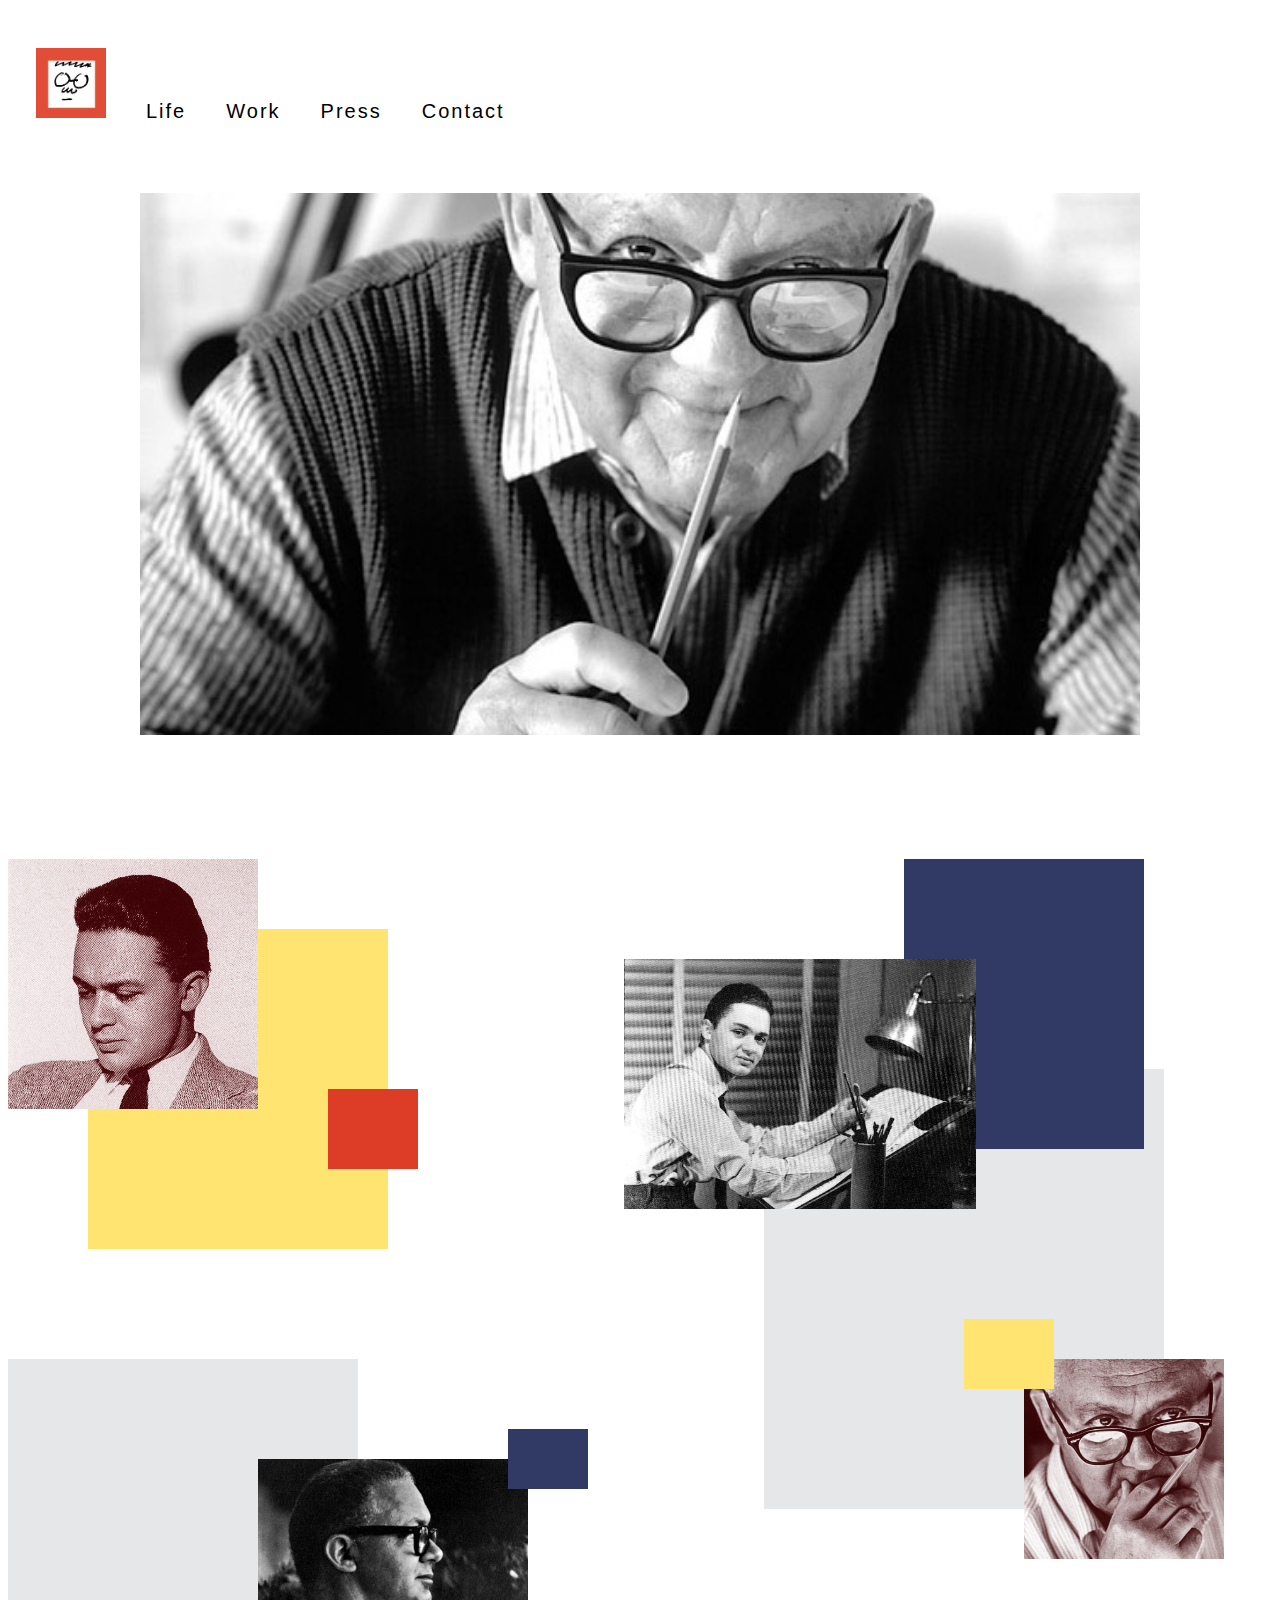
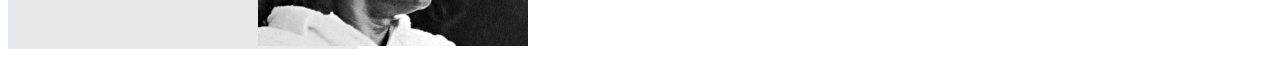
<file: index.html>
<!DOCTYPE html>
<html>

 <link rel="stylesheet" type="text/css"
    href="style.css">
  <script src="script.js"></script>

  <head>
    <title>Paul Rand</title>
  </head>
  
  <body>
  
    <ul id="top" class="navigation">
       <li><a href="index.html"><img src="download.jpg" width=70px></a></li>
      <li><a href="life.html">Life</a></li>
       <li><a href="work.html">Work</a></li>
       <li><a href="press.html">Press</a></li>
       <li><a href="contact.html">Contact</a></li>
    </ul>

    <div class="mySlides">
     <img name="slide" width=1000px>
    </div>

  </body>
  
  <main>
  <div id="life" class="gridItem gridItem0">
    <div class="inner-wrap">
      <a href="life.html"><img src="photo/portrait0.jpg" alt="Life" width=250px>
          <div class="overlay"></div>
          <div class="overlay overlay-no-background">
          <div class="text">Life</div>
      </a>
        </div>
    </div>
  </div>
    
  <div id="work" class="gridItem gridItem1">
    <div class="inner-wrap">
      <a href="work.html"><img src="photo/portrait4.jpg" alt="Work" width=270px>
        <div class="overlay"></div>
        <div class="overlay overlay-no-background">
          <div class="text">Work</div>
      </a>
        </div>
    </div>
  </div>
    
  <div id="press" class="gridItem gridItem2">
    <div class="inner-wrap">
      <a href="press.html"><img src="photo/portrait2.jpg" alt="Press" height=250px>
        <div class="overlay"></div>
        <div class="overlay overlay-no-background">
          <div class="text">Press</div>
      </a>
        </div>
    </div>
  </div>
    
  <div id="store" class="gridItem gridItem3">
    <div class="inner-wrap">
      <a href="contact.html"><img src="photo/portrait3.jpg" alt="Contact" width=200px></a>
        <div class="overlay"></div>
        <div class="overlay overlay-no-background">
          <div class="text">Contact</div>
      </a>
        </div>
    </div>
  </div>

  </main>
   
</html>
</file>
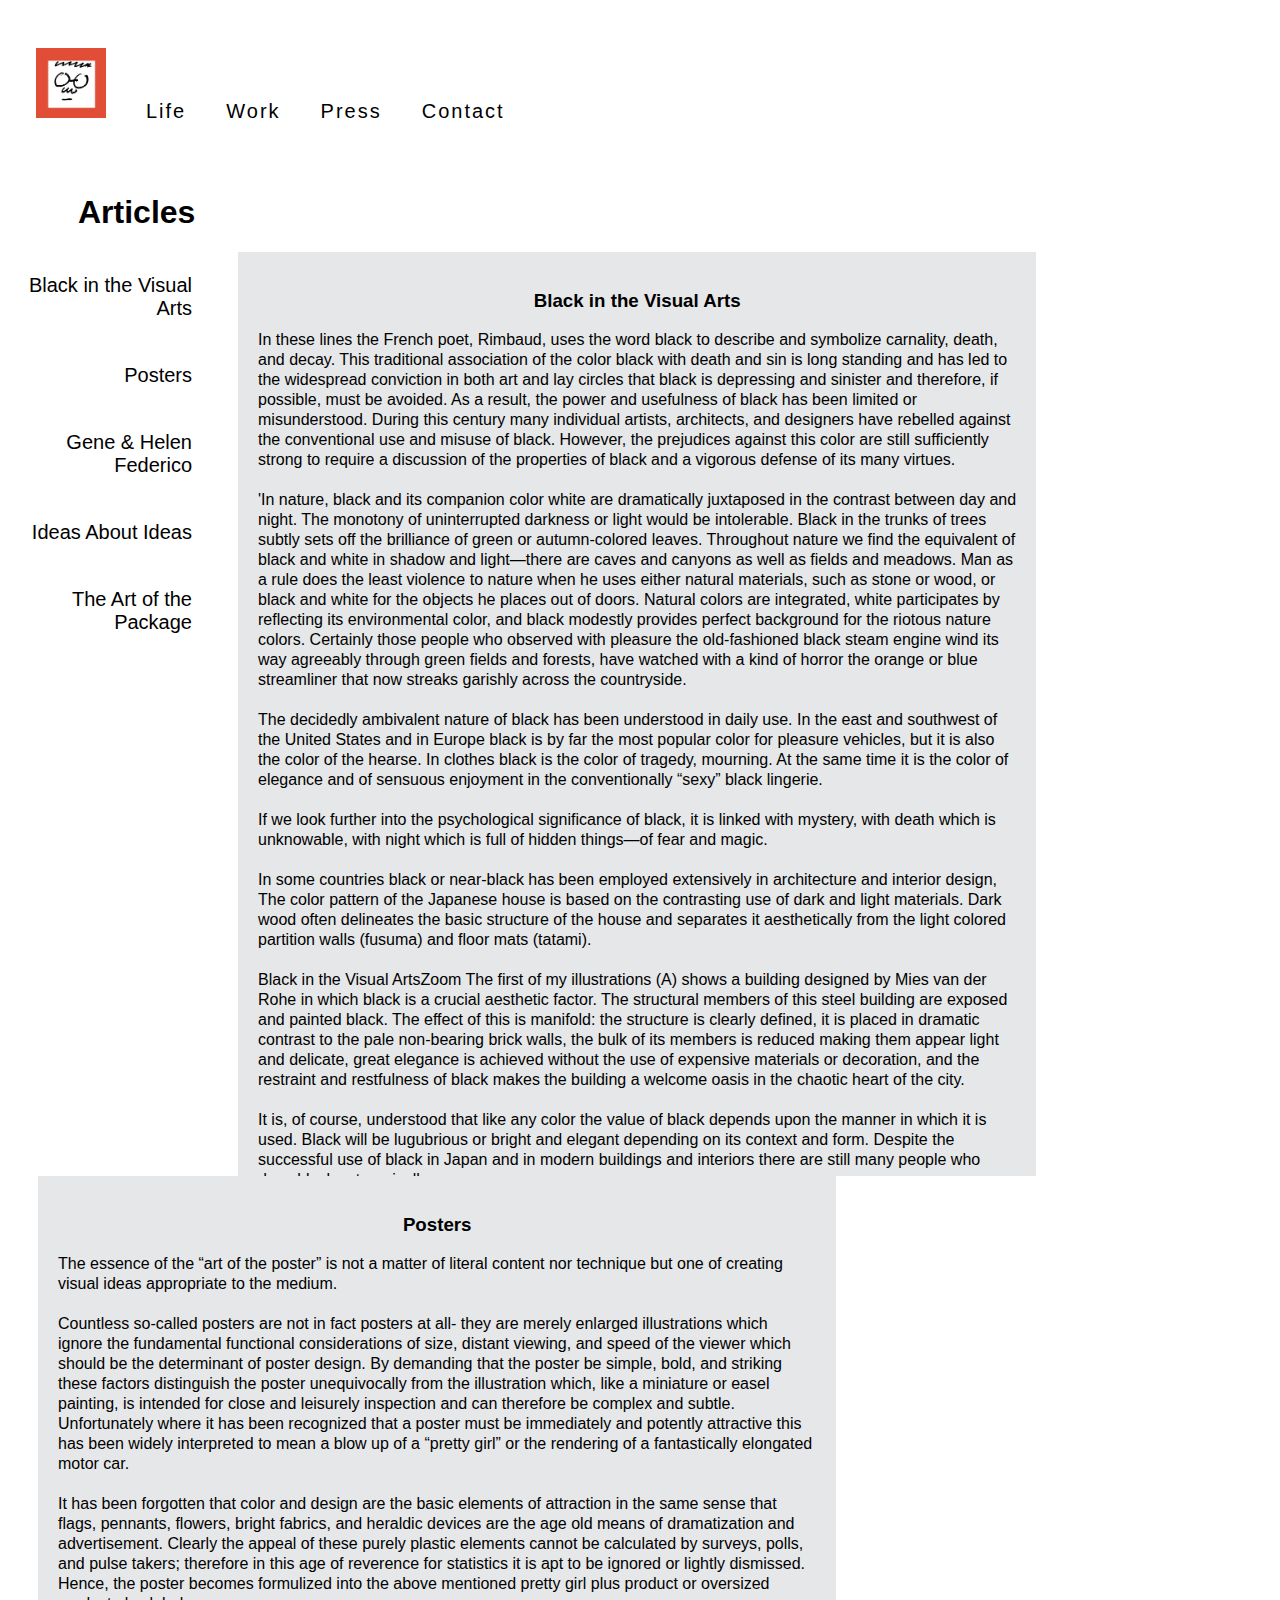
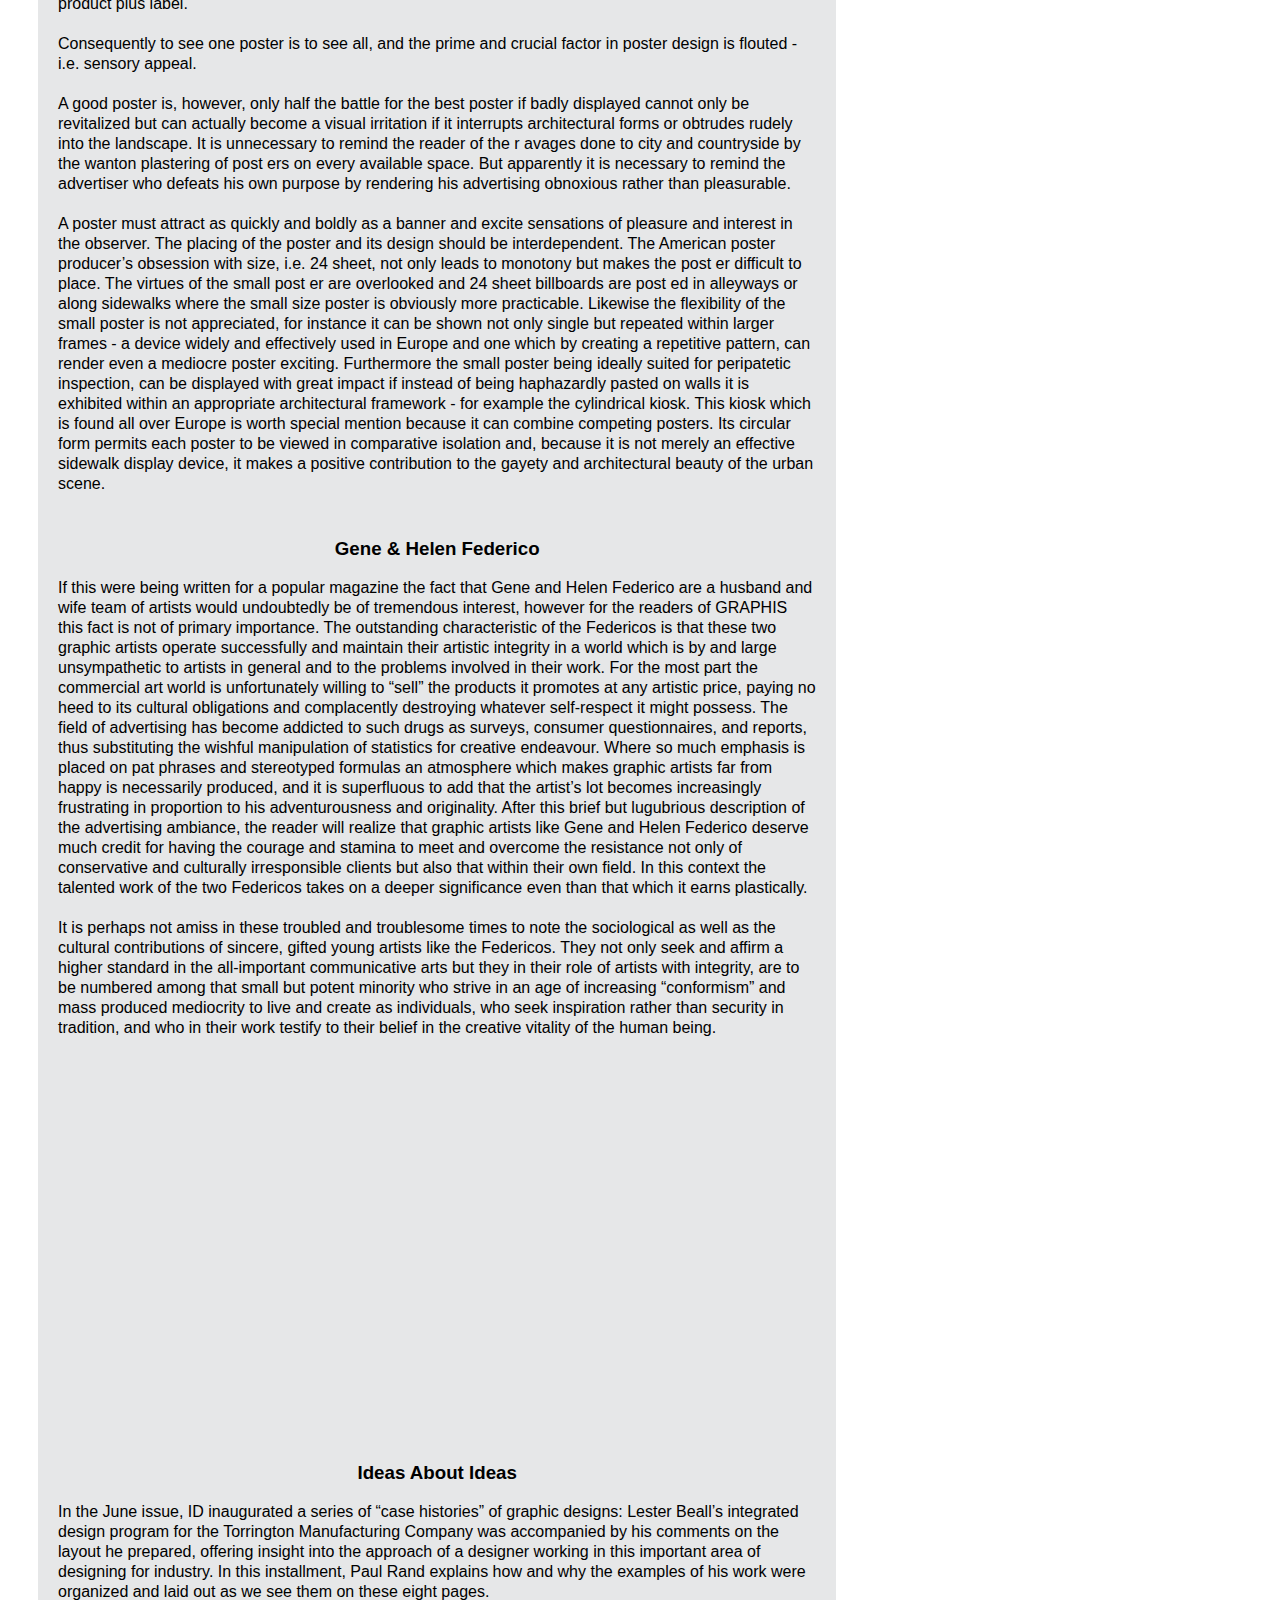
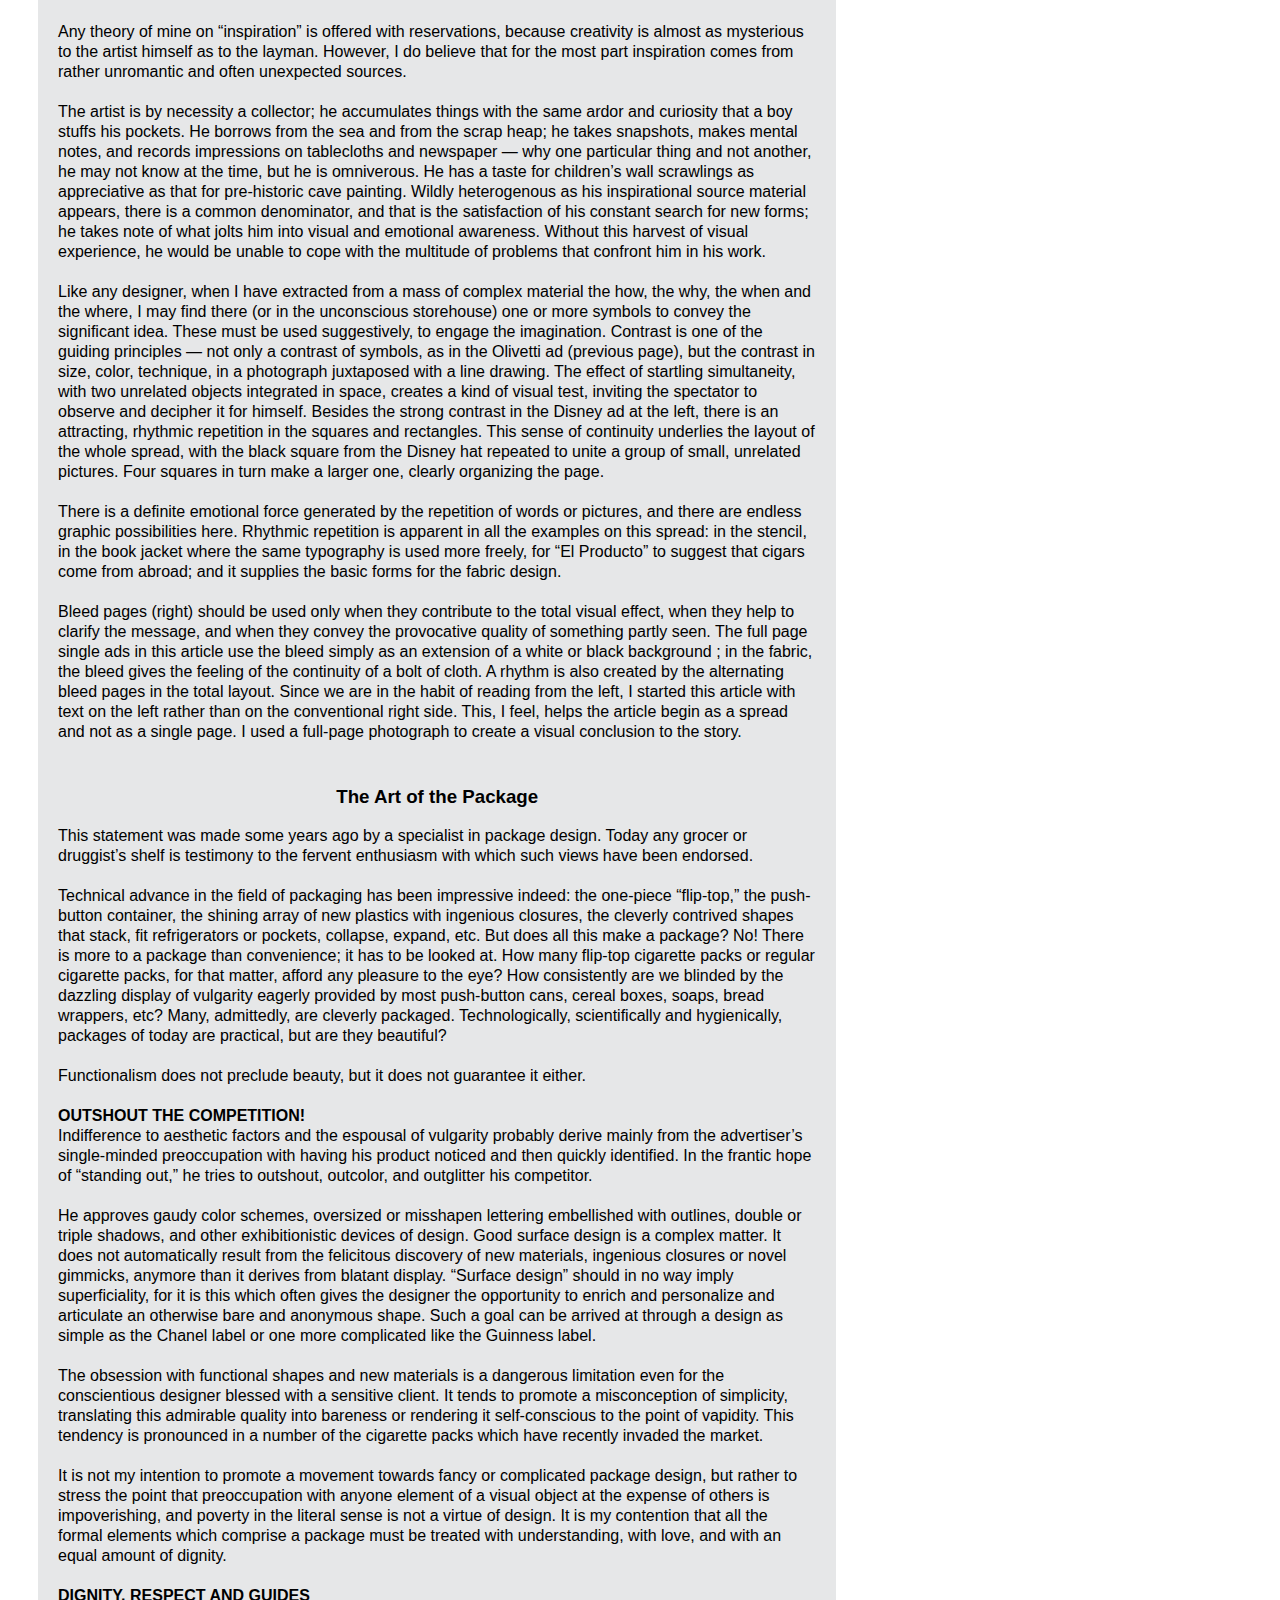
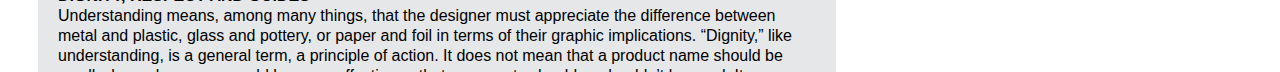
<file: article.html>
<html>

<body>

    <ul id="top" class="navigation">
       <li><a href="index.html"><img src = "download.jpg" width=70px></a></li>
       <li><a href="life.html">Life</a></li>
       <li><a href="work.html">Work</a></li>
       <li><a href="press.html">Press</a></li>
       <li><a href="contact.html">Contact</a></li>
    </ul>

</body>

  <h1 style="margin-left:70px">Articles</h1>

  <div class="tab">
    <button class="tablinks" onclick="openCity(event, 'black')">Black in the Visual Arts</button>
    <button class="tablinks" onclick="openCity(event, 'posters')">Posters</button>
    <button class="tablinks" onclick="openCity(event, 'gene')">Gene & Helen Federico</button>
    <button class="tablinks" onclick="openCity(event, 'idea')">Ideas About Ideas</button>
    <button class="tablinks" onclick="openCity(event, 'art')">The Art of the Package</button>
  </div>

  <div id="black" class="tabcontent">
    <h3 style="text-align:center">Black in the Visual Arts</h3>

    <p>In these lines the French poet, Rimbaud, uses the word black to describe and symbolize carnality, death, and decay. This traditional association of the color black with death and sin is long standing and has led to the widespread conviction in both art and lay circles that black is depressing and sinister and therefore, if possible, must be avoided. As a result, the power and usefulness of black has been limited or misunderstood. During this century many individual artists, architects, and designers have rebelled against the conventional use and misuse of black. However, the prejudices against this color are still sufficiently strong to require a discussion of the properties of black and a vigorous defense of its many virtues.<br><br>

    'In nature, black and its companion color white are dramatically juxtaposed in the contrast between day and night. The monotony of uninterrupted darkness or light would be intolerable. Black in the trunks of trees subtly sets off the brilliance of green or autumn-colored leaves. Throughout nature we find the equivalent of black and white in shadow and light—there are caves and canyons as well as fields and meadows. Man as a rule does the least violence to nature when he uses either natural materials, such as stone or wood, or black and white for the objects he places out of doors. Natural colors are integrated, white participates by reflecting its environmental color, and black modestly provides perfect background for the riotous nature colors. Certainly those people who observed with pleasure the old-fashioned black steam engine wind its way agreeably through green fields and forests, have watched with a kind of horror the orange or blue streamliner that now streaks garishly across the countryside.<br><br>

    The decidedly ambivalent nature of black has been understood in daily use. In the east and southwest of the United States and in Europe black is by far the most popular color for pleasure vehicles, but it is also the color of the hearse. In clothes black is the color of tragedy, mourning. At the same time it is the color of elegance and of sensuous enjoyment in the conventionally “sexy” black lingerie.<br><br>

    If we look further into the psychological significance of black, it is linked with mystery, with death which is unknowable, with night which is full of hidden things—of fear and magic.<br><br>

    In some countries black or near-black has been employed extensively in architecture and interior design, The color pattern of the Japanese house is based on the contrasting use of dark and light materials. Dark wood often delineates the basic structure of the house and separates it aesthetically from the light colored partition walls (fusuma) and floor mats (tatami).<br><br>

    Black in the Visual ArtsZoom
    The first of my illustrations (A) shows a building designed by Mies van der Rohe in which black is a crucial aesthetic factor. The structural members of this steel building are exposed and painted black. The effect of this is manifold: the structure is clearly defined, it is placed in dramatic contrast to the pale non-bearing brick walls, the bulk of its members is reduced making them appear light and delicate, great elegance is achieved without the use of expensive materials or decoration, and the restraint and restfulness of black makes the building a welcome oasis in the chaotic heart of the city.<br><br>

    It is, of course, understood that like any color the value of black depends upon the manner in which it is used. Black will be lugubrious or bright and elegant depending on its context and form. Despite the successful use of black in Japan and in modern buildings and interiors there are still many people who deny black categorically.<br><br>

    A doctor writing on the use of color in interiors issues a grim warning against black: “This is the most dismal of all colors—it expresses all that is opposite to white.”[2] Among these opposites he lists the grave, sin, and crime.<br><br>

    This type of blanket denunciation of a color completely ignores the relative nature of any color or form. Eisenstein writing about the film says: “Even within the limitations of a color-range of black and white … one of these tones not only evades being given a single ‘value’ as an absolute image, but can even assume absolutely contradictory meanings, dependent only upon the general system of imagery that has been decided upon for the particular film.” [3] He goes on to illustrate this important point by the reversal of the role of black in relation to white in the two films Old and New and Alexander Nevsky. In the former, black signified things reactionary, outdated, and criminal, while white denoted happiness, life, and progress; whereas in Alexander Nevsky white was the color of cruelty, oppression, and death, and black, identified with the Russian warriors, represented heroism and patriotism. Eisenstein’s response to the surprise and protest of the critics at this reversal of traditional symbolism is to cite Moby Dick’s famous white whale—the reader will recall that the leprous, livid whiteness of this whale symbolized the world’s monstrous and baffling evil.<br><br>

    During the Middle Ages and the Renaissance, black (with some notable exceptions) was treated as a linear element or was associated with modeling and chiaroscuro. Kahnweiler in The Rise of Cubism says: “Since it was the mission of color to create the form as chiaroscuro, or light that had become perceivable, there was no possibility of rendering local color or color itself.”[4] Although Kahnweiler is referring to color in general, this statement applies very forcibly to black. In the twentieth century the possibilities of rendering color as a thing in itself and not primarily as a description of three dimensionality or “objectivated light,” have been rediscovered and exploited. Coincident with this trend, black has come into its own as a positive “plastic” value.<br><br>

    Among the many artists who have used black as a vital element in their work are Rouault, Braque, Miro, Leger, Arp, and Picasso. Beardsley, Masereel, and Posada, for example, have used it almost exclusively.</p>
  </div>

  <div id="posters" class="tabcontent">
    <h3 style="text-align:center">Posters</h3>
    <p>
    	The essence of the “art of the poster” is not a matter of literal content nor technique but one of creating visual ideas appropriate to the medium.<br><br>

  	Countless so-called posters are not in fact posters at all- they are merely enlarged illustrations which ignore the fundamental functional considerations of size, distant viewing, and speed of the viewer which should be the determinant of poster design. By demanding that the poster be simple, bold, and striking these factors distinguish the poster unequivocally from the illustration which, like a miniature or easel painting, is intended for close and leisurely inspection and can therefore be complex and subtle. Unfortunately where it has been recognized that a poster must be immediately and potently attractive this has been widely interpreted to mean a blow up of a “pretty girl” or the rendering of a fantastically elongated motor car.<br><br>

  	It has been forgotten that color and design are the basic elements of attraction in the same sense that flags, pennants, flowers, bright fabrics, and heraldic devices are the age old means of dramatization and advertisement. Clearly the appeal of these purely plastic elements cannot be calculated by surveys, polls, and pulse takers; therefore in this age of reverence for statistics it is apt to be ignored or lightly dismissed. Hence, the poster becomes formulized into the above mentioned pretty girl plus product or oversized product plus label.<br><br>

  	Consequently to see one poster is to see all, and the prime and crucial factor in poster design is flouted - i.e. sensory appeal.<br><br>

  	A good poster is, however, only half the battle for the best poster if badly displayed cannot only be revitalized but can actually become a visual irritation if it interrupts architectural forms or obtrudes rudely into the landscape. It is unnecessary to remind the reader of the r avages done to city and countryside by the wanton plastering of post ers on every available space. But apparently it is necessary to remind the advertiser who defeats his own purpose by rendering his advertising obnoxious rather than pleasurable.<br><br>

  	A poster must attract as quickly and boldly as a banner and excite sensations of pleasure and interest in the observer.
  	The placing of the poster and its design should be interdependent. The American poster producer’s obsession with size, i.e. 24 sheet, not only leads to monotony but makes the post er difficult to place. The virtues of the small post er are overlooked and 24 sheet billboards are post ed in alleyways or along sidewalks where the small size poster is obviously more practicable. Likewise the flexibility of the small poster is not appreciated, for instance it can be shown not only single but repeated within larger frames - a device widely and effectively used in Europe and one which by creating a repetitive pattern, can render even a mediocre poster exciting. Furthermore the small poster being ideally suited for peripatetic inspection, can be displayed with great impact if instead of being haphazardly pasted on walls it is exhibited within an appropriate architectural framework - for example the cylindrical kiosk. This kiosk which is found all over Europe is worth special mention because it can combine competing posters. Its circular form permits each poster to be viewed in comparative isolation and, because it is not merely an effective sidewalk display device, it makes a positive contribution to the gayety and architectural beauty of the urban scene.<br><br>

  	In America isolated efforts have been made to correlate the poster with its setting as for instance in subway advertising where size and spacing of posters is controlled. If these efforts multiply, and the quality of poster design improves, outdoor advertising could easily become a pleasure to the community as well as an effective advertising medium.</p> 
    </div>

    <div id="gene" class="tabcontent">
    <h3 style="text-align:center">Gene & Helen Federico</h3>
    <p>If this were being written for a popular magazine the fact that Gene and Helen Federico are a husband and wife team of artists would undoubtedly be of tremendous interest, however for the readers of GRAPHIS this fact is not of primary importance. The outstanding characteristic of the Federicos is that these two graphic artists operate successfully and maintain their artistic integrity in a world which is by and large unsympathetic to artists in general and to the problems involved in their work. For the most part the commercial art world is unfortunately willing to “sell” the products it promotes at any artistic price, paying no heed to its cultural obligations and complacently destroying whatever self-respect it might possess. The field of advertising has become addicted to such drugs as surveys, consumer questionnaires, and reports, thus substituting the wishful manipulation of statistics for creative endeavour. Where so much emphasis is placed on pat phrases and stereotyped formulas an atmosphere which makes graphic artists far from happy is necessarily produced, and it is superfluous to add that the artist’s lot becomes increasingly frustrating in proportion to his adventurousness and originality. After this brief but lugubrious description of the advertising ambiance, the reader will realize that graphic artists like Gene and Helen Federico deserve much credit for having the courage and stamina to meet and overcome the resistance not only of conservative and culturally irresponsible clients but also that within their own field. In this context the talented work of the two Federicos takes on a deeper significance even than that which it earns plastically.<br><br>

    It is perhaps not amiss in these troubled and troublesome times to note the sociological as well as the cultural contributions of sincere, gifted young artists like the Federicos. They not only seek and affirm a higher standard in the all-important communicative arts but they in their role of artists with integrity, are to be numbered among that small but potent minority who strive in an age of increasing “conformism” and mass produced mediocrity to live and create as individuals, who seek inspiration rather than security in tradition, and who in their work testify to their belief in the creative vitality of the human being.</p>
  </div>

  <div id="idea" class="tabcontent">
    <h3 style="text-align:center">Ideas About Ideas</h3>
    <p>In the June issue, ID inaugurated a series of “case histories” of graphic designs: Lester Beall’s integrated design program for the Torrington Manufacturing Company was accompanied by his comments on the layout he prepared, offering insight into the approach of a designer working in this important area of designing for industry. In this installment, Paul Rand explains how and why the examples of his work were organized and laid out as we see them on these eight pages. <br><br>

    Any theory of mine on “inspiration” is offered with reservations, because creativity is almost as mysterious to the artist himself as to the layman. However, I do believe that for the most part inspiration comes from rather unromantic and often unexpected sources.<br><br>

    The artist is by necessity a collector; he accumulates things with the same ardor and curiosity that a boy stuffs his pockets. He borrows from the sea and from the scrap heap; he takes snapshots, makes mental notes, and records impressions on tablecloths and newspaper — why one particular thing and not another, he may not know at the time, but he is omniverous. He has a taste for children’s wall scrawlings as appreciative as that for pre-historic cave painting. Wildly heterogenous as his inspirational source material appears, there is a common denominator, and that is the satisfaction of his constant search for new forms; he takes note of what jolts him into visual and emotional awareness. Without this harvest of visual experience, he would be unable to cope with the multitude of problems that confront him in his work.<br><br>

    Like any designer, when I have extracted from a mass of complex material the how, the why, the when and the where, I may find there (or in the unconscious storehouse) one or more symbols to convey the significant idea. These must be used suggestively, to engage the imagination. Contrast is one of the guiding principles — not only a contrast of symbols, as in the Olivetti ad (previous page), but the contrast in size, color, technique, in a photograph juxtaposed with a line drawing. The effect of startling simultaneity, with two unrelated objects integrated in space, creates a kind of visual test, inviting the spectator to observe and decipher it for himself. Besides the strong contrast in the Disney ad at the left, there is an attracting, rhythmic repetition in the squares and rectangles. This sense of continuity underlies the layout of the whole spread, with the black square from the Disney hat repeated to unite a group of small, unrelated pictures. Four squares in turn make a larger one, clearly organizing the page.<br><br>

    There is a definite emotional force generated by the repetition of words or pictures, and there are endless graphic possibilities here. Rhythmic repetition is apparent in all the examples on this spread: in the stencil, in the book jacket where the same typography is used more freely, for “El Producto” to suggest that cigars come from abroad; and it supplies the basic forms for the fabric design.<br><br>

    Bleed pages (right) should be used only when they contribute to the total visual effect, when they help to clarify the message, and when they convey the provocative quality of something partly seen. The full page single ads in this article use the bleed simply as an extension of a white or black background ; in the fabric, the bleed gives the feeling of the continuity of a bolt of cloth. A rhythm is also created by the alternating bleed pages in the total layout. Since we are in the habit of reading from the left, I started this article with text on the left rather than on the conventional right side. This, I feel, helps the article begin as a spread and not as a single page. I used a full-page photograph to create a visual conclusion to the story.</p>
  </div>

  <div id="art" class="tabcontent">
    <h3 style="text-align:center">The Art of the Package</h3>
    <p>This statement was made some years ago by a specialist in package design. Today any grocer or druggist’s shelf is testimony to the fervent enthusiasm with which such views have been endorsed.<br><br>

    Technical advance in the field of packaging has been impressive indeed: the one-piece “flip-top,” the push-button container, the shining array of new plastics with ingenious closures, the cleverly contrived shapes that stack, fit refrigerators or pockets, collapse, expand, etc. But does all this make a package? No! There is more to a package than convenience; it has to be looked at. How many flip-top cigarette packs or regular cigarette packs, for that matter, afford any pleasure to the eye? How consistently are we blinded by the dazzling display of vulgarity eagerly provided by most push-button cans, cereal boxes, soaps, bread wrappers, etc? Many, admittedly, are cleverly packaged. Technologically, scientifically and hygienically, packages of today are practical, but are they beautiful?<br><br>

    Functionalism does not preclude beauty, but it does not guarantee it either.<br><br>

    <strong>OUTSHOUT THE COMPETITION!</strong><br>
    Indifference to aesthetic factors and the espousal of vulgarity probably derive mainly from the advertiser’s single-minded preoccupation with having his product noticed and then quickly identified. In the frantic hope of “standing out,” he tries to outshout, outcolor, and outglitter his competitor.<br><br>

    He approves gaudy color schemes, oversized or misshapen lettering embellished with outlines, double or triple shadows, and other exhibitionistic devices of design. Good surface design is a complex matter. It does not automatically result from the felicitous discovery of new materials, ingenious closures or novel gimmicks, anymore than it derives from blatant display. “Surface design” should in no way imply superficiality, for it is this which often gives the designer the opportunity to enrich and personalize and articulate an otherwise bare and anonymous shape. Such a goal can be arrived at through a design as simple as the Chanel label or one more complicated like the Guinness label.<br><br>

    The obsession with functional shapes and new materials is a dangerous limitation even for the conscientious designer blessed with a sensitive client. It tends to promote a misconception of simplicity, translating this admirable quality into bareness or rendering it self-conscious to the point of vapidity. This tendency is pronounced in a number of the cigarette packs which have recently invaded the market.<br><br>

    It is not my intention to promote a movement towards fancy or complicated package design, but rather to stress the point that preoccupation with anyone element of a visual object at the expense of others is impoverishing, and poverty in the literal sense is not a virtue of design. It is my contention that all the formal elements which comprise a package must be treated with understanding, with love, and with an equal amount of dignity.<br><br>

    <strong>DIGNITY, RESPECT AND GUIDES</strong><br>
    Understanding means, among many things, that the designer must appreciate the difference between metal and plastic, glass and pottery, or paper and foil in terms of their graphic implications. “Dignity,” like understanding, is a general term, a principle of action. It does not mean that a product name should be small when a large one would be more effective or that ornaments should or shouldn’t be used. It means that a sense of dignity and the respect for work which accompanies it are indispensable guides to the designer in determining such formal problems of when, where and how. If a designer treats his work with love, he will, for instance, recognize the anecdotal or associative aspects of packages. He will know that buyers have visual memories and fondness for the familiar. He will then be better able to decide in the redesign of an old package which elements should be retained, discarded, altered or refined. He will be aware of the nostalgic appeal of old cigar boxes, Pears Soap wrappers, Victor’s barking dog and will wonder about the wisdom of streamlining the ‘White Rock girl.<br><br>

    Although it is only possible to deal in generalities when it comes to a description of artistic principles, it is useful to show them in action, to make them more concrete by example. I hope, therefore, the illustrations shown here will demonstrate some of the points I have tried to make.<br><br>

    Chanel packaging is perhaps a classic in its field. Each formal ingredient makes a contribution of itself and for the whole-the color and quality of the paper used, the trademark and how it is placed as well as its size and weight, the type face (traditionally considered more suitable for Mack Trucks) the black border complementing the circular trademark, and finally the shape, size and proportion of the boxes and bottles themselves. The combination of ingredients is indivisable and to remove anyone would destroy the package’s identity and beauty. The Chanel design is an excellent study in visual contrasts: here is black and white, round and straight, big and small, hard and soft.

    <strong>LABEL SHOULD ENRICH SHAPE</strong><br>
    In a recent exhibition of packaging at the Museum of Modern Art, a bottle of Odol mouthwash was prominently displayed, but it could only be identified by those familiar with its unusual shape since the label, ironically, was removed. This; I imagine, was because the bottle looked better without it. The actual label is far from attractive, yet one can conceive of a label design which would not only serve its prime function-product identification but which would enhance the already beautiful form by enriching or emphasizing its shape.<br><br>

    The Chinese jardiniere (Kang Hsi, 1662-1722), although not in the strictest sense a package, poses the same problems that the design of any cylindrical pack age does-namely, working on a rounded surface. It is virtually impossible to imagine this vase without the bands of calligraphy which cover its entire surface, so in harmony with its form is the applied design. True, shape and proportion would remain unchanged, but the enriching exploitation of material, the emphasizing of contour, excitement of pattern and the interest of the message (poem) would unhappily be lost.<br><br>

    At first glance it is difficult to ascertain why the package of tobacco (on page 96) is so attractive. Is it the ornament, color, type, paper, texture or mere nostalgia? Looking analytically we find it is a fine study in contrasts: plain brown paper, white label, ornamental border and simple typography. It is a soft package which contrasts with the brittle ornamentation of its surface design. The package suggests its contents and does so with grace and dignity. Similar qualities characterize the Garnier Elixir wood bottle.<br><br>

    <strong>RESPECT FOR MATERIALS</strong><br>
    The other examples shown, both simple and complex, demonstrate that the package designer’s problem is not essentially one of looking for new materials, but of understanding the importance of the artist’s hand in relation to those materials, whether they be old or new. A good package of yesterday, today, or tomorrow as well, expresses the respect of the artist for his materials in that he neither overwhelms them with meaningless or contrived ornament nor strips them of all interest and excitement out of a kind of engineering fetish. In a good package the designer does not seek to exploit the consumer’s visual memories and attachments by sentimental distortion but to express his objective appreciation of the fact that people do have strong affective reaction to “things.” This appreciation should promote a wider view of the designer’s job-he does not seek merely to convenience the hand nor to please the eye, but he may also, however lightly, touch the emotions and gratify the human spirit.</p>
  </div>

</html>

<style>

.navigation {
  box-sizing: border-box;
  overflow: auto;
  padding: 20px 0px 40px 10px;
  position: relative;
  top: 0;
  width: 100%;
  z-index: 999;
}

ul {
  list-style-type: none;
  margin: 0;
  padding: 0;
}

li {
  display: inline-block;
  font-family: 'Helvetica';
  font-size: 20px;
  font-weight: 300;
  letter-spacing: 2px;
  word-spacing: 5px;
  margin: 0;
  padding: 20px 18px 10px 18px;
}

a {
  color: black;
  text-decoration: none;
}

a:hover{
  color:red;
}

.tab {
  float: left;
  border: none;
  background-color: #f1f1f1;
  width: 200px;
  height: 300px;
}

.tab button {
  display: block;
  color: black;
  padding: 22px 16px;
  width: 100%;
  border: none;
  outline: none;
  text-align: right;
  cursor: pointer;
  transition: 0.3s;
  background-color: white;
  font-size: 20px;
}

.tab button:hover {
  color: yellow;
}

.tab button.active {
  color: yellow;
}

.tabcontent {
  float: left;
  padding: 20px;
  background-color: #e6e7e8;
  width: 60%;
  border-left: none;
  height: 100%;
  text-align: left;
  overflow: scroll;
  line-height: 20px;
  margin-left: 30px;
}

h1, h3, p{
	font-family: 'Helvetica';
}

p{
  width:100%;
}

::-webkit-scrollbar {
  width: 5px;
}

::-webkit-scrollbar-track {
  background: #e6e7e8; 
}

::-webkit-scrollbar-thumb {
  background: grey; 
}

</style>

<script>

	function openCity(evt, cityName) {
  var i, tabcontent, tablinks;

  tabcontent = document.getElementsByClassName("tabcontent");
  for (i = 0; i < tabcontent.length; i++) {
    tabcontent[i].style.display = "none";
  }

  tablinks = document.getElementsByClassName("tablinks");
  for (i = 0; i < tablinks.length; i++) {
    tablinks[i].className = tablinks[i].className.replace(" active", "");
  }

  document.getElementById(cityName).style.display = "block";
  evt.currentTarget.className += " active";
}

</script>
</file>
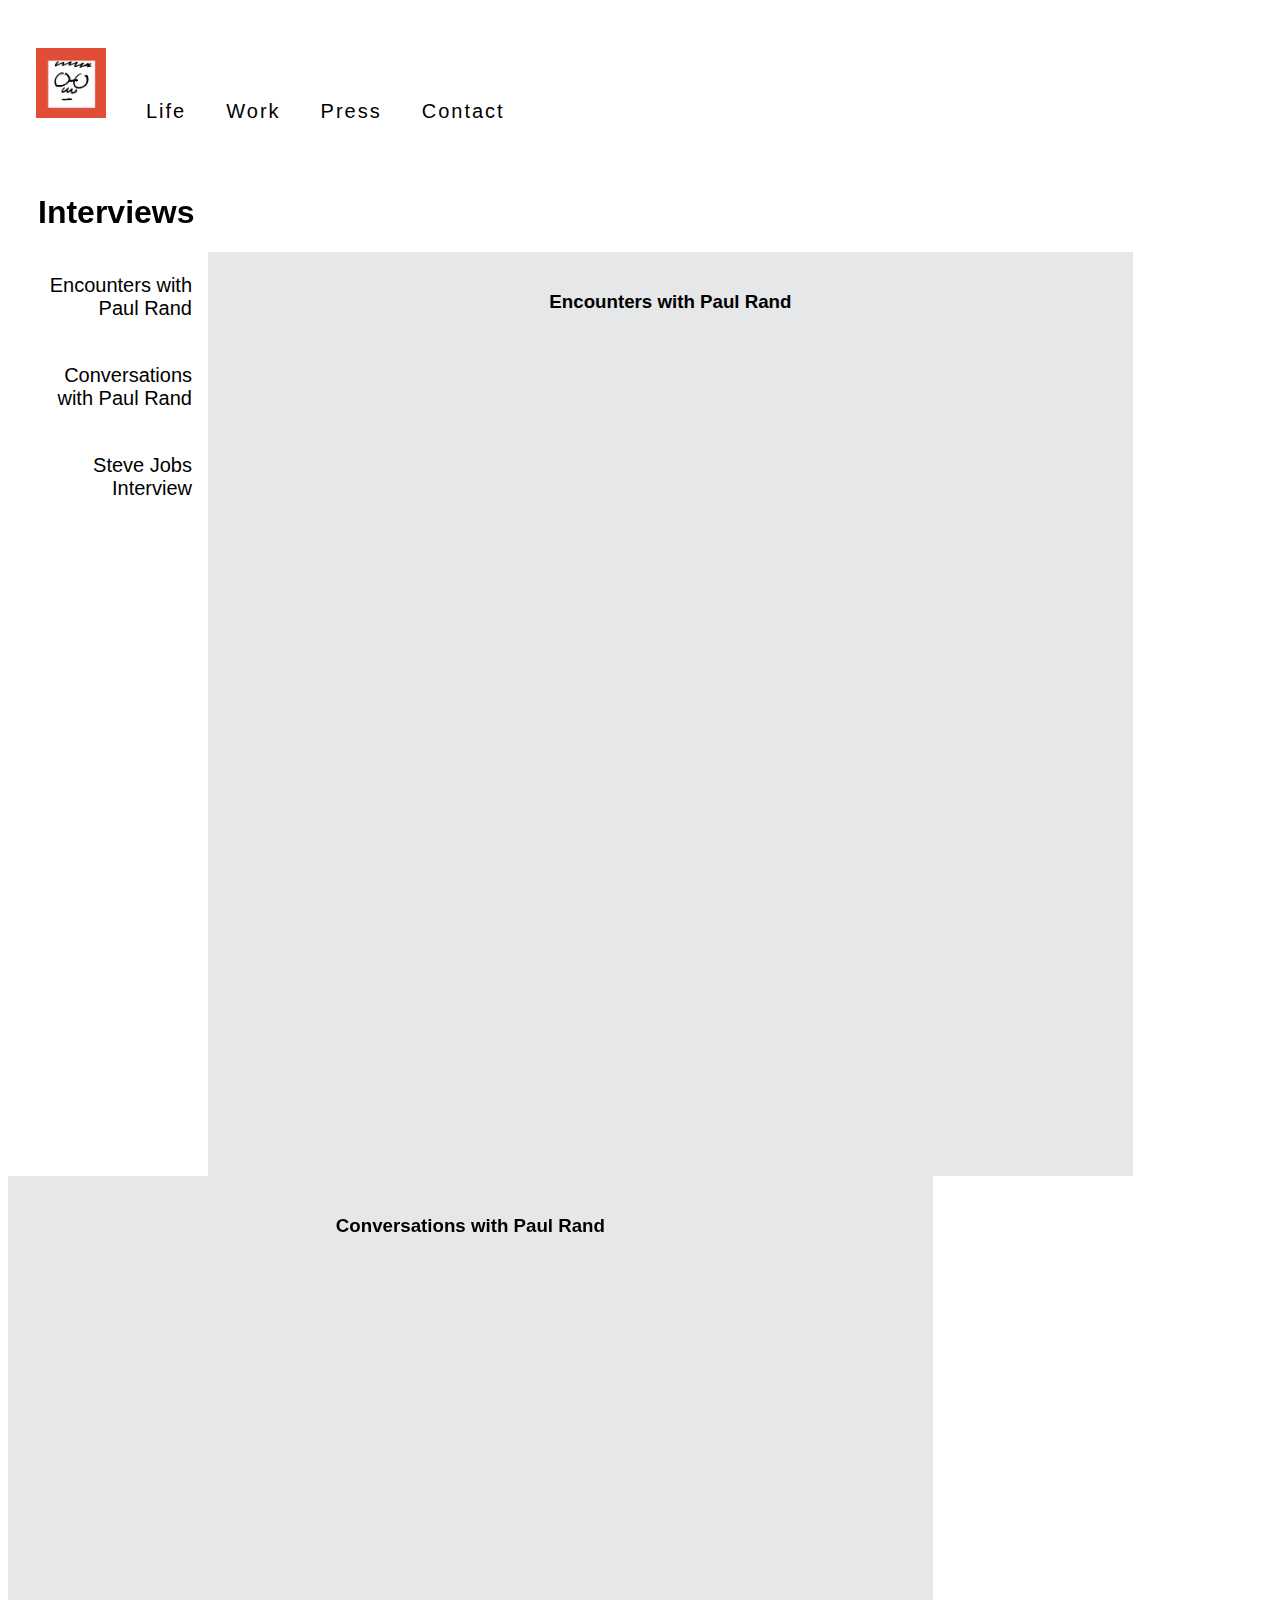
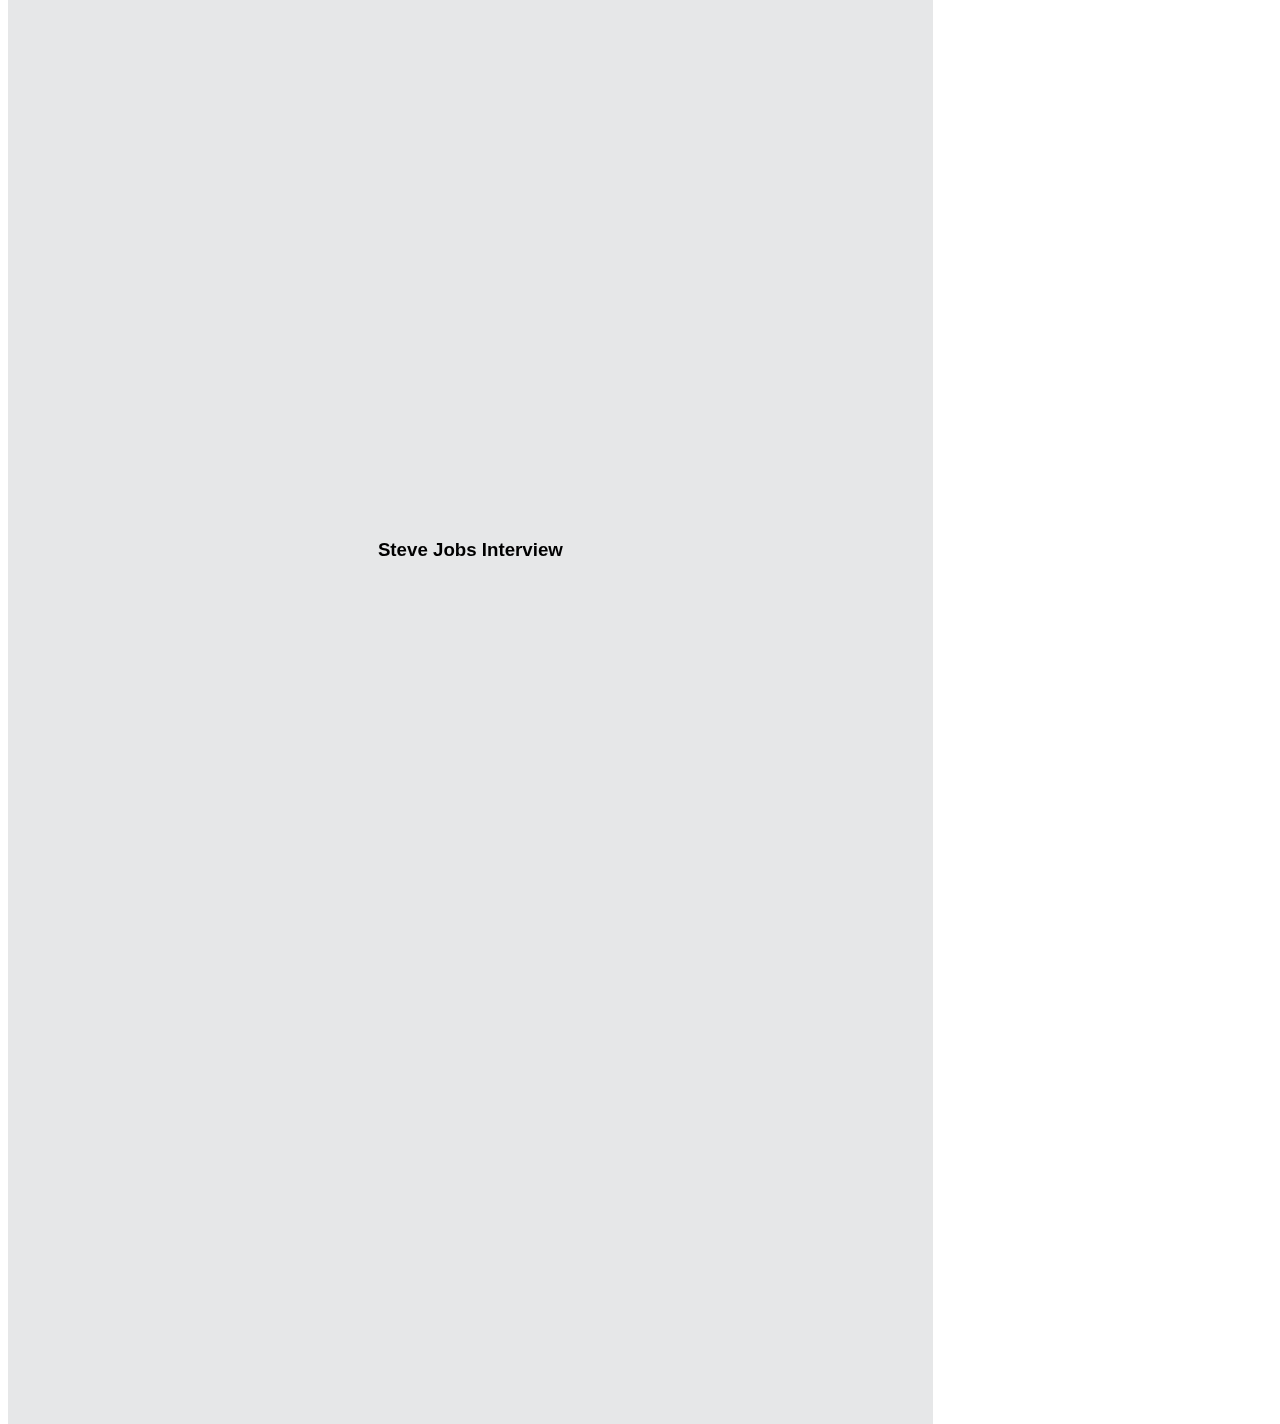
<file: interview.html>
<style>
 .navigation {
  box-sizing: border-box;
  overflow: auto;
  padding: 20px 0px 40px 10px;
  position: relative;
  top: 0;
  width: 100%;
  z-index: 999;
}

ul {
  list-style-type: none;
  margin: 0;
  padding: 0;
}

li {
  display: inline-block;
  font-family: 'Helvetica';
  font-size: 20px;
  font-weight: 300;
  letter-spacing: 2px;
  word-spacing: 5px;
  margin: 0;
  padding: 20px 18px 10px 18px;
}

a {
  color: black;
  text-decoration: none;
}

a:hover{
  color:red;
}

.tab {
  float: left;
  border: none;
  background-color: #f1f1f1;
  width: 200px;
  height: 200px;
}

.tab button {
  display: block;
  color: black;
  padding: 22px 16px;
  width: 100%;
  border: none;
  outline: none;
  text-align: right;
  cursor: pointer;
  transition: 0.3s;
  background-color: white;
  font-size: 20px;
}

.tab button:hover {
  color: red;
}

.tab button.active {
  color: red;
}

.tabcontent {
  float: left;
  padding: 20px;
  background-color: #e6e7e8;
  width: 70%;
  border-left: none;
  height: 100%;
}

h1, h3{
	font-family: 'Helvetica';
}

::-webkit-scrollbar {
  width: 5px;
}

::-webkit-scrollbar-track {
  background: #e6e7e8; 
}

::-webkit-scrollbar-thumb {
  background: grey; 
}
</style>

 <body>

    <ul id="top" class="navigation">
       <li><a href="index.html"><img src = "download.jpg" width=70px></a></li>
       <li><a href="life.html">Life</a></li>
       <li><a href="work.html">Work</a></li>
       <li><a href="press.html">Press</a></li>
       <li><a href="contact.html">Contact</a></li>
    </ul>

  </body>

  <h1 style="margin-left:30px">Interviews</h1>

    <div class="tab">
      <button class="tablinks" onclick="openCity(event, 'black')">Encounters with Paul Rand</button>
      <button class="tablinks" onclick="openCity(event, 'posters')">Conversations with Paul Rand</button>
      <button class="tablinks" onclick="openCity(event, 'gene')">Steve Jobs Interview</button>
    </div>

    <div id="black" class="tabcontent">
      <h3 style="text-align:center">Encounters with Paul Rand</h3>
        <center><iframe width=70% height=70% src="https://www.youtube.com/embed/51z-t7T0_6E" frameborder="0" allow="accelerometer; autoplay; encrypted-media; gyroscope; picture-in-picture" allowfullscreen></iframe></center>
    </div>

    <div id="posters" class="tabcontent">
      <h3 style="text-align:center">Conversations with Paul Rand</h3>
        <center><iframe width=70% height=70% src="https://www.youtube.com/embed/7ZzVyL_OpSI" frameborder="0" allow="accelerometer; autoplay; encrypted-media; gyroscope; picture-in-picture" allowfullscreen></iframe></center>
    </div>

    <div id="gene" class="tabcontent">
      <h3 style="text-align:center">Steve Jobs Interview</h3>
        <center><iframe width=70% height=70% src="https://www.youtube.com/embed/vJthkRrQcfo" frameborder="0" allow="accelerometer; autoplay; encrypted-media; gyroscope; picture-in-picture" allowfullscreen></iframe><center>
    </div>

<script>

	function openCity(evt, cityName) {
  var i, tabcontent, tablinks;

  tabcontent = document.getElementsByClassName("tabcontent");
  for (i = 0; i < tabcontent.length; i++) {
    tabcontent[i].style.display = "none";
  }

  tablinks = document.getElementsByClassName("tablinks");
  for (i = 0; i < tablinks.length; i++) {
    tablinks[i].className = tablinks[i].className.replace(" active", "");
  }

  document.getElementById(cityName).style.display = "block";
  evt.currentTarget.className += " active";
}

</script>
</file>
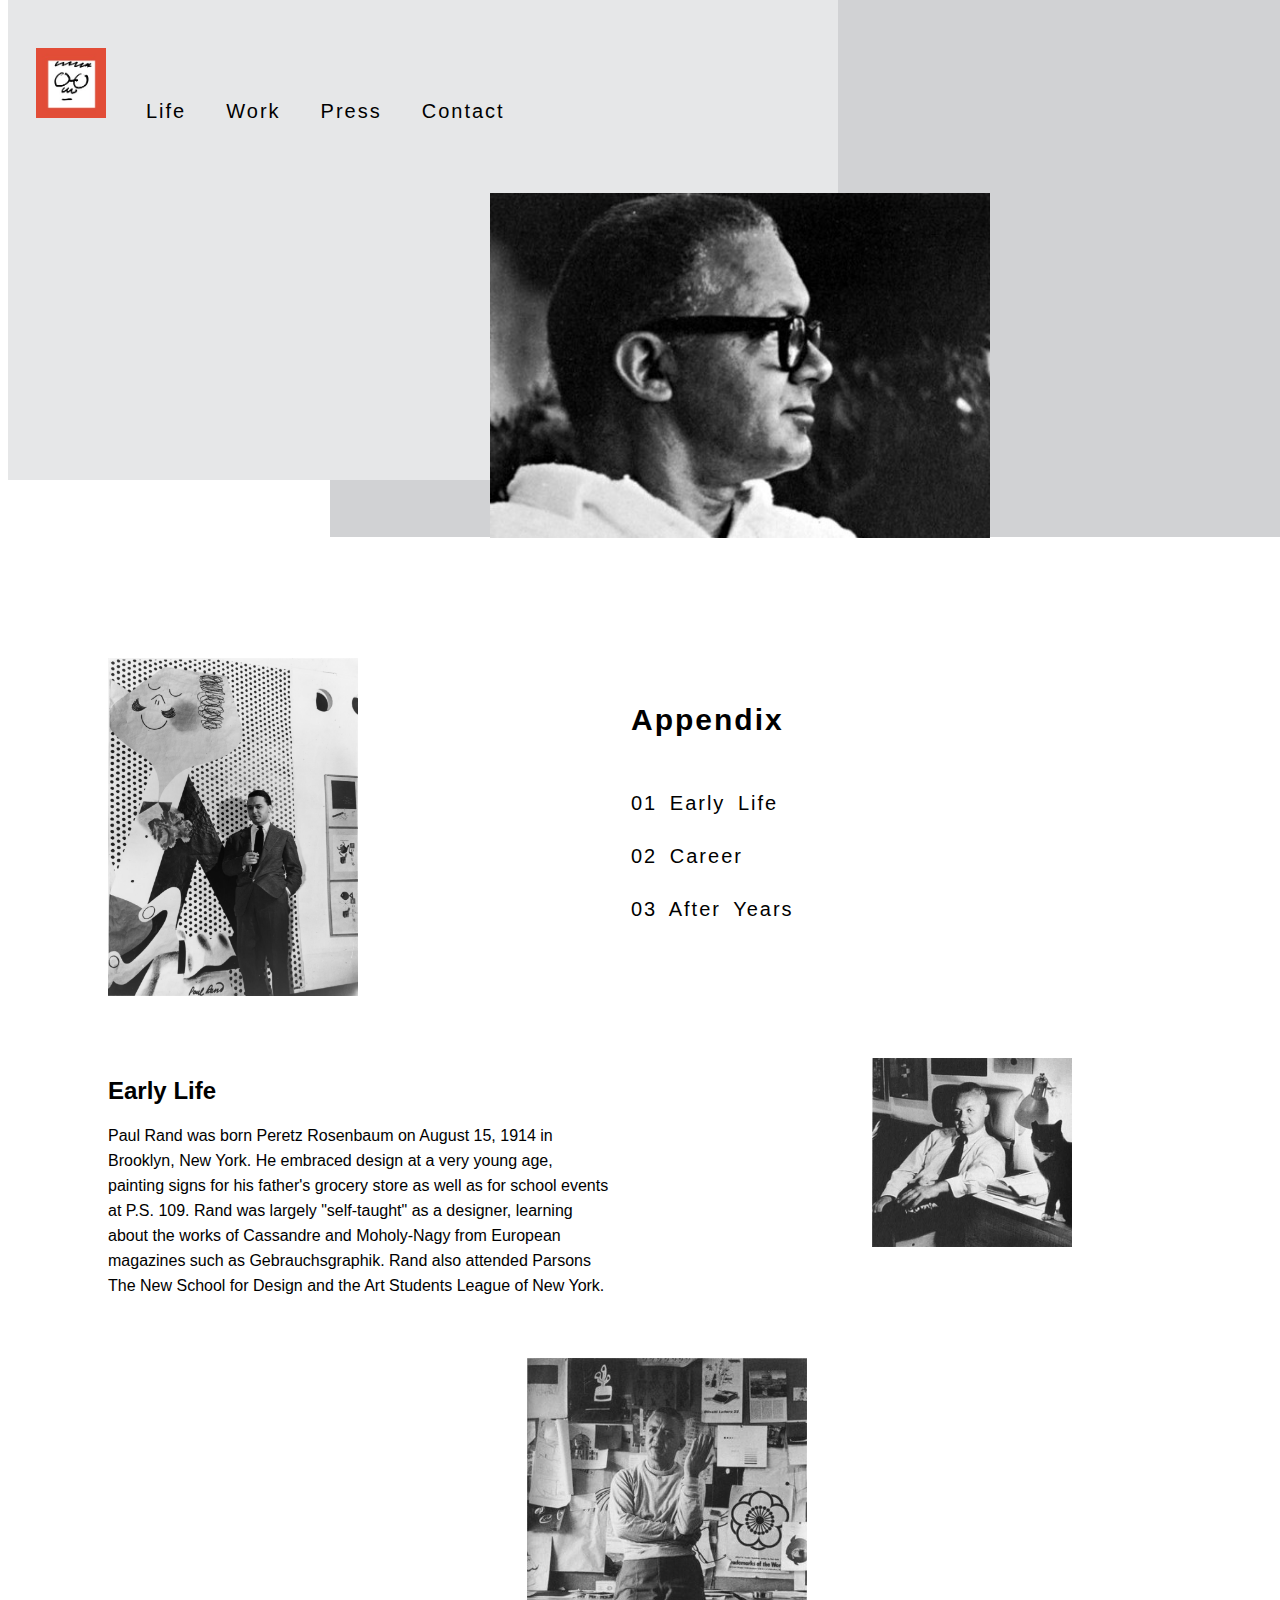
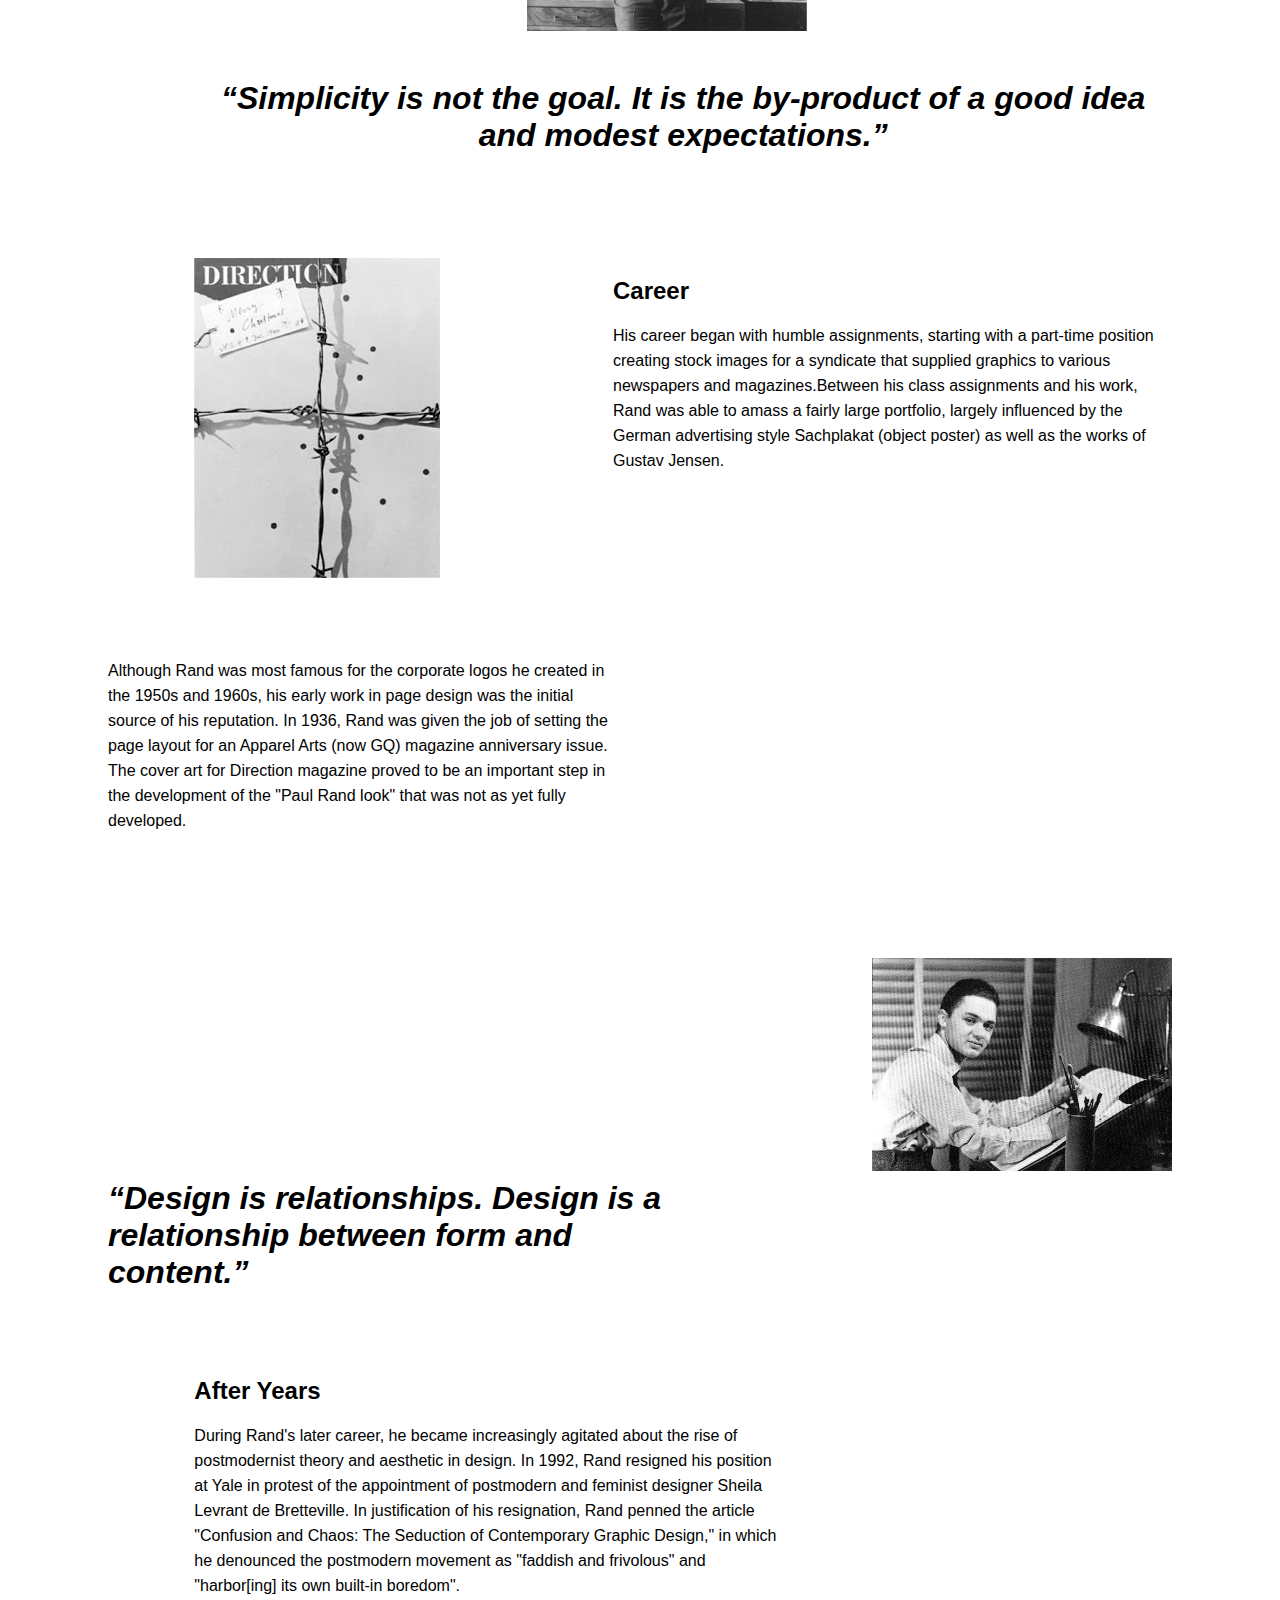
<file: life.html>
<!DOCTYPE html>
<html>

<link rel="stylesheet" type="text/css"
 href="page.css">
<script src="script.js"></script>

  <head>
    <title>Paul Rand</title>
  </head>

  <body>

    <ul id="top" class="navigation">
      <li><a href="index.html"><img src = "download.jpg" width=70px></a></li>
      <li><a href="life.html">Life</a></li>
      <li><a href="work.html">Work</a></li>
      <li><a href="press.html">Press</a></li>
      <li><a href="contact.html">Contact</a></li>
    </ul>

    <img id="hero" class="hero" src = "photo/portrait4.jpg" width=500px>

    <div class= "square"></div>
    <div class= "square2"></div>

  </body>

  <main>

    <div class = "gridItem0">
      <img src="photo/portrait5.jpg" width=250px>
    </div>

    <div class = "gridItem1">
      <ul class="appendix">
        <li><h2><strong>Appendix</strong></h2></li><br>
        <li><a href="#early">01 Early Life</a></li><br>
        <li><a href="#career">02 Career</a></li><br>
        <li><a href="#after">03 After Years</a></li>
      </ul>
    </div>

    <div class = "gridItem2">
      <img src="photo/portrait6.jpg" width=200px>
    </div>

    <div id="early" class = "gridItem3">
      <h2><strong>Early Life</strong></h2>
        Paul Rand was born Peretz Rosenbaum on August 15, 1914 in Brooklyn, New York. He embraced design at a very young age, painting signs for his father's grocery store as well as for school events at P.S. 109. Rand was largely "self-taught" as a designer, learning about the works of Cassandre and Moholy-Nagy from European magazines such as Gebrauchsgraphik. Rand also attended Parsons The New School for Design and the Art Students League of New York.
    </div>

    <div class = "gridItem4">
      <img src="photo/portrait7.jpg" width=280px>
    </div>

    <div class = "gridItem5">
      <h1><em>“Simplicity is not the goal. It is the by-product of a good idea and modest expectations.”</em></h1>
    </div>

    <div id="career" class = "gridItem6">
      <h2><strong>Career</strong></h2>
        His career began with humble assignments, starting with a part-time position creating stock images for a syndicate that supplied graphics to various newspapers and magazines.Between his class assignments and his work, Rand was able to amass a fairly large portfolio, largely influenced by the German advertising style Sachplakat (object poster) as well as the works of Gustav Jensen.
    </div>

    <div class = "gridItem7">
      <img src = "photo/portrait8.jpg">
    </div>

    <div class = "gridItem8">
      Although Rand was most famous for the corporate logos he created in the 1950s and 1960s, his early work in page design was the initial source of his reputation. In 1936, Rand was given the job of setting the page layout for an Apparel Arts (now GQ) magazine anniversary issue. The cover art for Direction magazine proved to be an important step in the development of the "Paul Rand look" that was not as yet fully developed.
    </div>

    <div class = "gridItem9">
      <img src = "photo/portrait2.jpg" width = 300px>
    </div>

    <div class = "gridItem10">
      <h1><em>“Design is relationships. Design is a relationship between form and content.”</em></h1>
    </div>

    <div id="after" class = "gridItem11">
      <h2><strong>After Years</strong></h2>
        During Rand's later career, he became increasingly agitated about the rise of postmodernist theory and aesthetic in design. In 1992, Rand resigned his position at Yale in protest of the appointment of postmodern and feminist designer Sheila Levrant de Bretteville. In justification of his resignation, Rand penned the article "Confusion and Chaos: The Seduction of Contemporary Graphic Design," in which he denounced the postmodern movement as "faddish and frivolous" and "harbor[ing] its own built-in boredom".
    </div>

  </main>
</html>
</file>
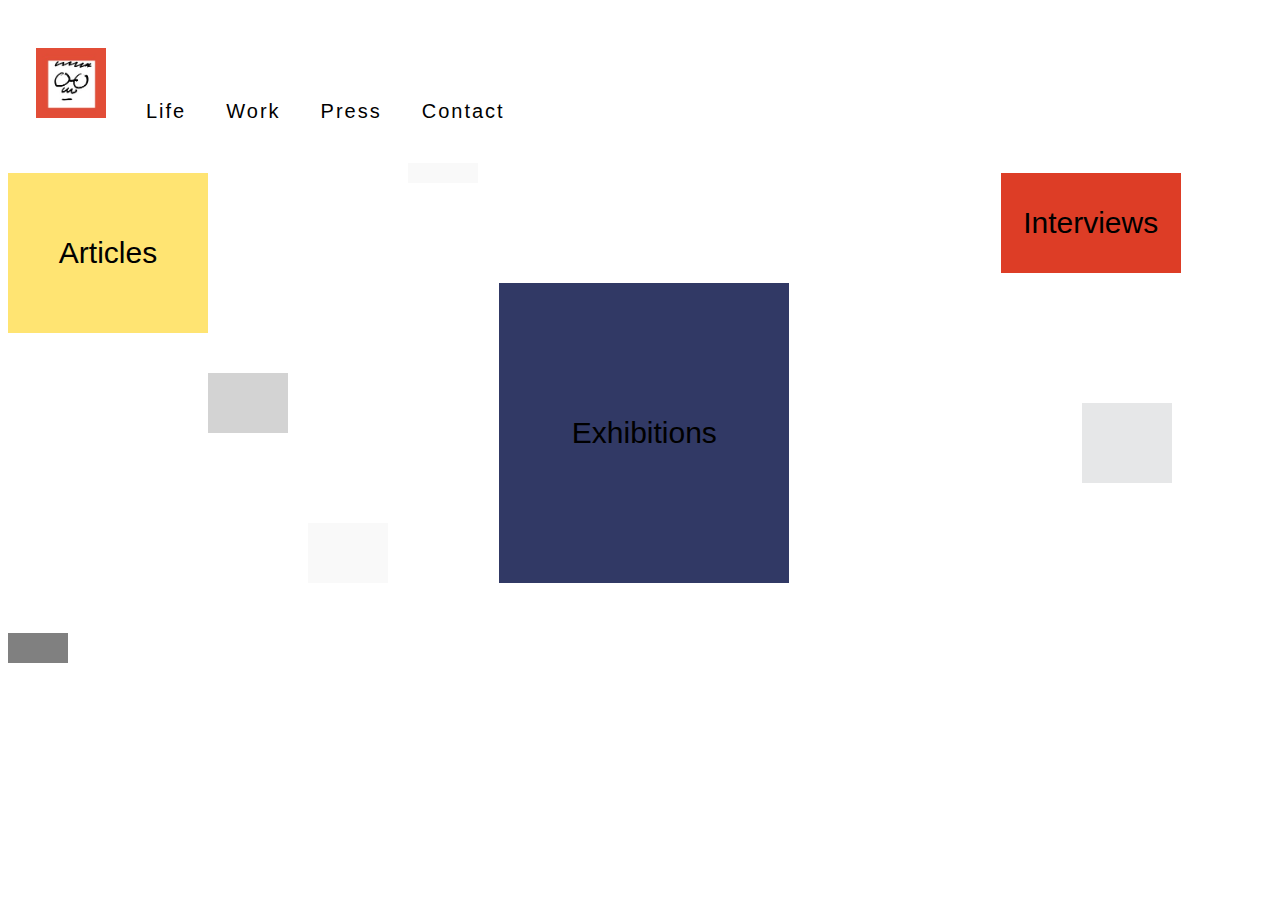
<file: press.html>
<!DOCTYPE html>
<html>

<link rel="stylesheet" type="text/css" href="press.css">

   <head>
    <title>Paul Rand</title>
   </head>

  <body>

    <ul id="top" class="navigation">
       <li><a href="index.html"><img src = "download.jpg" width=70px></a></li>
       <li><a href="life.html">Life</a></li>
       <li><a href="work.html">Work</a></li>
       <li><a href="press.html">Press</a></li>
       <li><a href="contact.html">Contact</a></li>
    </ul>
  </body>

  <main>
    <button id="article" class="collapsible"><a href=article.html>Articles</a></button>
    <button id="interview" class="collapsible"><a href=interview.html>Interviews</a></button>
    <button id="exhibition" class="collapsible"><a href=exhibition.html>Exhibitions</a></button>
  </main>


  <div id ="container">
    <div id="animate"></div>
    <div id="animate1"></div>
    <div id="animate2"></div>
    <div id="animate3"></div>
    <div id="animate4"></div>
  </div>

 </html>
</file>
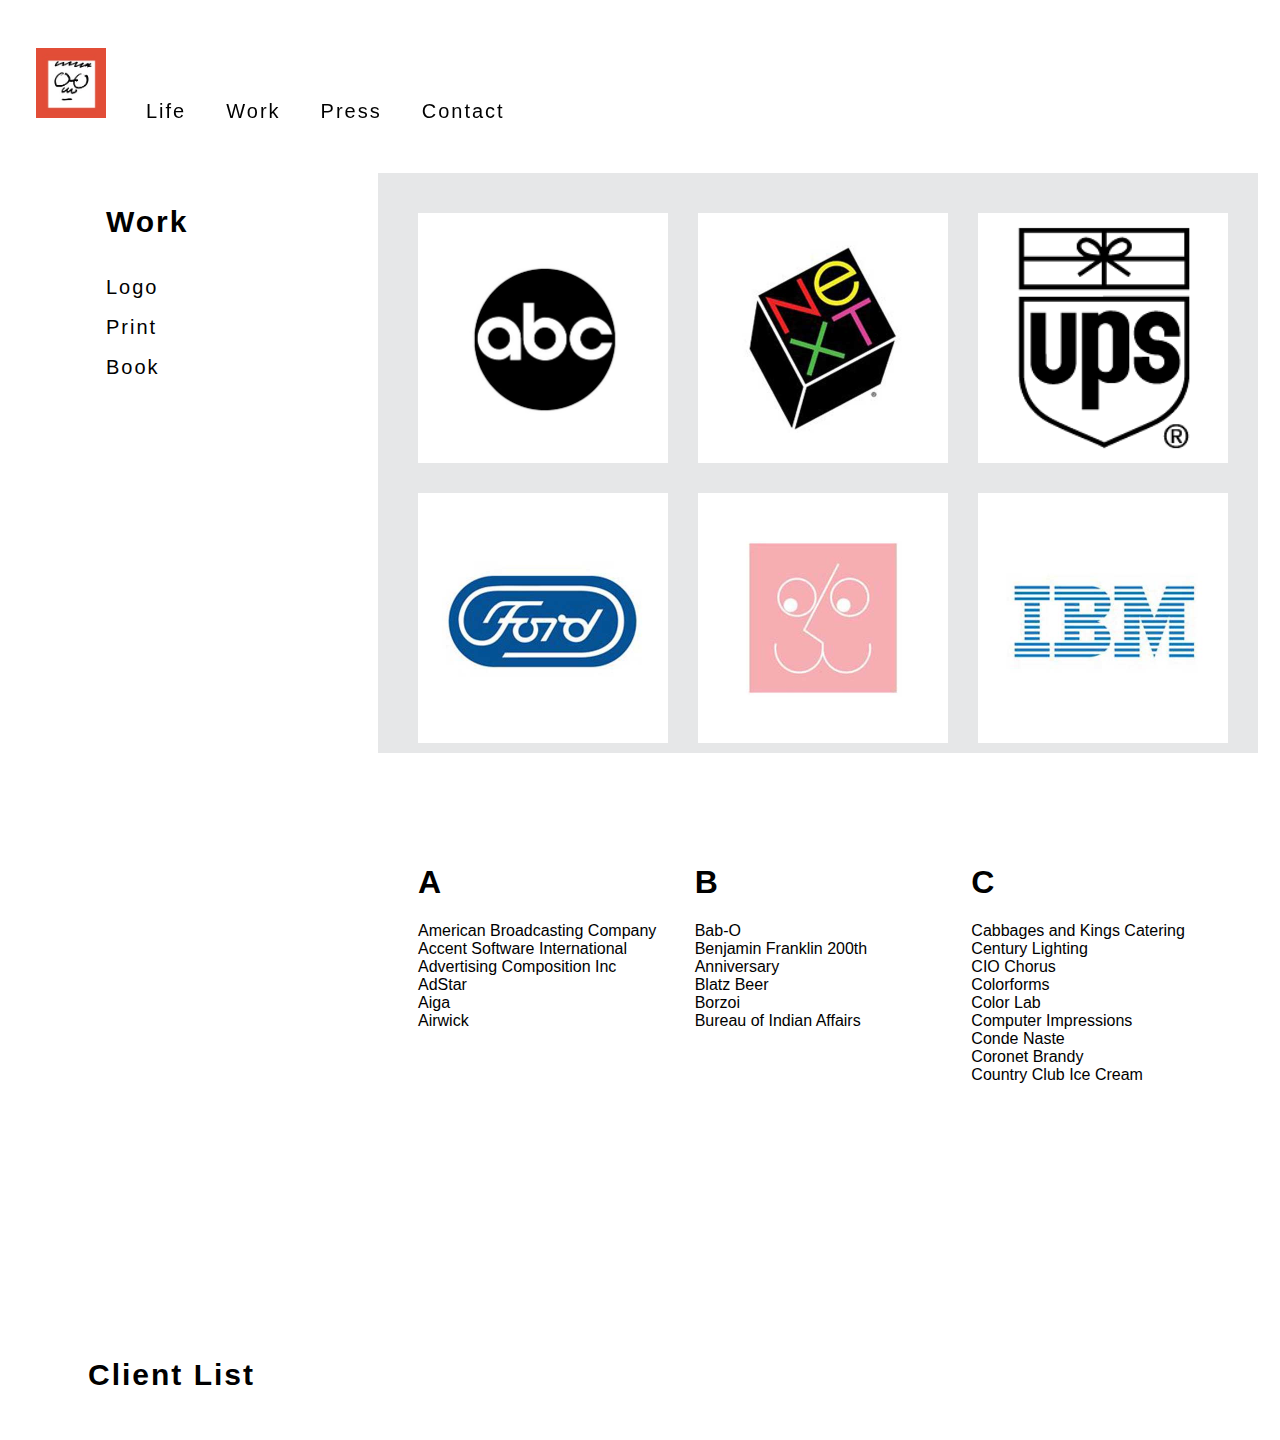
<file: work.html>
<!DOCTYPE html>
<html>

<link rel="stylesheet" type="text/css"
href="work.css">
<script src="script.js"></script>

  <head>
    
    <title>Paul Rand</title>

  </head>
  
  <body>

    <ul id="top" class="navigation">
       <li><a href="index.html"><img src = "download.jpg" width=70px></a></li>
       <li><a href="life.html">Life</a></li>
       <li><a href="work.html">Work</a></li>
       <li><a href="press.html">Press</a></li>
       <li><a href="contact.html">Contact</a></li>
    </ul>

    <div class = "index">
      <ul class="appendix">
        <li><h2><strong>Work</strong></h2></li><br>
        <li><a href="#logo">Logo</a></li><br>
        <li><a href="#print">Print</a></li><br>
        <li><a href="#book">Book</a></li>
      </ul>
    </div>

    <div class="clientList">
        <h2><strong>Client List</strong></h2></li><br>
    </div>

  <main>

    <div id="logo" class="gridItem0">
      <img src="photo/logo1.jpg" width=250px>
    </div>

    <div class="gridItem1">
      <img src="photo/logo2.jpg" width=250px>
    </div>

    <div class="gridItem2">
      <img src="photo/logo3.gif" width=250px>
    </div>

    <div id="logo" class="gridItem3">
      <img src="photo/logo4.jpg" width=250px>
    </div>

    <div class="gridItem4">
      <img src="photo/logo5.jpg" width=250px>
    </div>

    <div class="gridItem5">
      <img src="photo/logo6.jpg" width=250px>
    </div>

    <div id="logo" class="gridItem6">
      <img src="photo/logo7.jpg" width=250px>
    </div>

    <div class="gridItem7">
      <img src="photo/logo8.jpg" width=250px>
    </div>

    <div class="gridItem8">
      <img src="photo/logo9.jpg" width=250px>
    </div>

    <div id="print" class="gridItem9">
      <img src="photo/print1.jpg" width=250px>
    </div>

    <div class="gridItem10">
      <img src="photo/print2.jpg" width=250px>
    </div>

    <div class="gridItem11">
      <img src="photo/print3.jpg" width=250px>
    </div>

    <div class="gridItem12">
      <img src="photo/print4.jpg" width=250px>
    </div>

    <div class="gridItem13">
      <img src="photo/print5.jpg" width=250px>
    </div>

    <div class="gridItem14">
      <img src="photo/print6.jpg" width=250px>
    </div>
  
    <div id="book" class="gridItem15">
      <img src="photo/book1.jpg" width=250px>
    </div>

    <div class="gridItem16">
      <img src="photo/book2.jpg" width=250px>
    </div>

    <div class="gridItem17">
      <img src="photo/book 3.jpg" width=250px>
    </div>

  </main>

    <div class="client">

      <div class="A">
        <h1>A</h1>
        American Broadcasting Company<br>
        Accent Software International<br>
        Advertising Composition Inc<br>
        AdStar<br>
        Aiga<br>
        Airwick<br>
      </div>

      <div class="B">
        <h1>B</h1>
        Bab-O<br>
        Benjamin Franklin 200th Anniversary<br>
        Blatz Beer<br>
        Borzoi<br>
        Bureau of Indian Affairs
      </div>

      <div class="C">
        <h1>C</h1>
        Cabbages and Kings Catering<br>
        Century Lighting<br>
        CIO Chorus<br>
        Colorforms<br>
        Color Lab<br>
        Computer Impressions<br>
        Conde Naste<br>
        Coronet Brandy<br>
        Country Club Ice Cream<br>
      </div>

      <div class="D">
        <h1>D</h1>
        Direction Magazine<br>
        Disney Hats<br>
        Doug Evans + Partners<br>
        Dubonnet<br>
        Dunhill<br>
        Dupont Corporation<br>
      </div>

      <div class="E">
        <h1>E</h1>
        El Producto<br>
        Elliot Noyes & Associates<br>
        Emerson Electronic Radio<br>
        English First<br>
        Enron<br>
      </div>

      <div class="F">
        <h1>F</h1>
        Flair Magazine<br>
        Ford<br>
        Fortune Magazine<br>
        Frigiking<br>
      </div>

      <div class="G">
        <h1>G</h1>
        Gentry Living Color<br>
        Gibsons Diamond 8<br>
        Glass Packer<br>
        Graphic Arts Production Yearbook<br>
      </div>

      <div class="H">
        <h1>H</h1>
        Hamburg American Line<br>
        Harcourt Brace & Co<br>
        Helbros<br>
        Holiday Magazine<br>
        Hub TV<br>
      </div>

      <div class="I">
        <h1>I</h1>
        IBM<br>
        ideo Design<br>
        IITRI<br>
        Interfaith Day<br>
        International Design Conference<br>
        Irwin Union Financial Corporation<br>
        Isaac Goldman Company<br>
      </div>

      <div class="J">
        <h1>J</h1>
        Jacquelin Cochran<br>
        James E Pepper Kentucky Bourbon<br>
        Jazzways<br>
        John David Stores<br>
      </div>

      <div class="K">
        <h1>K</h1>
        Kaiser-Fraser<br>
        Kaufmann's<br>
        Ken Magazine<br>
        Knopf<br>
      </div>

      <div class="L">
        <h1>L</h1>
        La Palina Cigars<br>
        Lee Hats<br>
        Lovera Cigars<br>
        Lusterlite-American Bemberg Corp<br>
      </div>

      <div class="M">
        <h1>M</h1>
        Maidenform<br>
        Monell Chemical Senses Centre<br>
        Morningstar<br>
        Mossberg & Company<br>
        Museum of Modern Art<br>
      </div>

      <div class="N">
        <h1>N</h1>
        National Gallery of Art<br>
        National Park Service<br>
        New York Advertising Co.<br>
        NeXT Computers<br>
        No Way Out Movie<br>
        Norwalk Cancer Centre<br>
        Nutri Cola<br>
        Nylast<br>
      </div>

      <div class="O">
        <h1>O</h1>
        Ohrbachs<br>
        Okasan Securities Company<br>
        Olivetti<br>
        Orpi<br>
      </div>

      <div class="P">
        <h1>P</h1>
        Pacific Coast Borax Co<br>
        Park Tilford<br>
        Playtex<br>
        PM Magazine<br>
        Portfolio Magazine<br>
        Power PC and Power Open<br>
      </div>

      <div class="R">
        <h1>R</h1>
        Rainfair Storm Coats<br>
        RCA<br>
        Revlon<br>
        Ringling Brothers<br>
      </div>

      <div class="S">
        <h1>S</h1>
        Schenley Gin<br>
        Servador<br>
        Shell Oil<br>
        Smith, Kline & French<br>
        SOS Kinderdorf<br>
        Stafford Fabrics<br>
        Strathmore Paper<br>
      </div>

      <div class="T">
        <h1>T</h1>
        The Limited<br>
        Thomas Creighton Co<br>
        Tipton Lakes<br>
        Tri Arts Press<br>
        Typomundus 20<br>
      </div>

      <div class="U">
        <h1>U</h1>
        UCLA<br>
        United Jewish Apparel<br>
        United Parcel Service<br>
        University of Hartford<br>
        USSB<br>
      </div>

      <div class="W">
        <h1>W</h1>
        Wallace Puppets<br>
        Westinghouse<br>
        William H Weintraub<br>
        Wittenborn Schultz<br>
      </div>

      <div class="X">
        <h1>X</h1>
        XGA
      </div>

      <div class="Y">
        <h1>Y</h1>
        Yale
      </div>

      <div class="Z">
        <h1>Z</h1>
        Zebra Press
      </div>

    </div>

  </body>
 </html>
</file>
<file: style.css>
.mySlides {
  max-width: 1000px;
  min-width: 1000px;
  padding: 20px;
  display: block;
  margin: 0 auto;
  }

.navigation {
  box-sizing: border-box;
  overflow: auto;
  padding: 20px 0px 40px 10px;
  position: relative;
  top: 0;
  width: 100%;
  z-index: 999;
}

ul {
  list-style-type: none;
  margin: 0;
  padding: 0;
}

li {
  display: inline-block;
  font-family: 'Helvetica';
  font-size: 20px;
  font-weight: 300;
  letter-spacing: 2px;
  word-spacing: 5px;
  margin: 0;
  padding: 20px 18px 10px 18px;
}

a {
  color: black;
  text-decoration: none;
}

a:hover{
  color:red;
}

main {
  display: grid;
  grid-template-columns: repeat(8, 1fr);
  grid-template-rows: repeat(8, 100px);
  margin-top: 100px;
}

.overlay {
  position: absolute;
  bottom: 0;
  left: 0;
  height: 100%;
  width: 100%;
  opacity: 0;
  transition: .5s ease;
  background-color: red;
  mix-blend-mode: multiply;
}
.overlay.overlay-no-background{
  background: none!important;
  mix-blend-mode: initial!important;
}

.gridItem0:hover .overlay {
  opacity: 0.7;
}

.gridItem1:hover .overlay {
  opacity: 0.7;
}

.gridItem2:hover .overlay {
  opacity: 0.7;
}

.gridItem3:hover .overlay {
  opacity: 0.7;
}


.inner-wrap{
  position: relative;
}

.text {
  color: white;
  font-family: 'Helvetica';
  font-size: 30px;
  position: absolute;
  top: 50%;
  left: 50%;
  -webkit-transform: translate(-50%, -50%);
  -ms-transform: translate(-50%, -50%);
  transform: translate(-50%, -50%);
  text-align: center;
}

.gridItem1 {
  grid-row-start: 7;
  grid-column: 2;
}

.gridItem2 {
  grid-row-start: 2;
  grid-column: 5;
}

.gridItem3 {
  grid-row-start: 6;
  grid-column: 7;
}

#life, #press, #store, #work{
  position: relative;
}

#life:before{
  content:"";
  width: 300px;
  height: 320px;
  display: block;
  background: #ffe472;
  position: absolute;
  top: 70px;
  left:80px;
  z-index: -1;
}

#life:after{
  content:"";
  width: 90px;
  height: 80px;
  display: block;
  background: #dd3d26;
  position: absolute;
  top: 230px;
  left:320px;
  z-index: 10;
}

#press:before{
  content:"";
  width: 240px;
  height: 290px;
  display: block;
  background: #313965;
  position: absolute;
  top: -100px;
  left:280px;
  z-index: -1;
}

#store:before{
  content:"";
  width: 400px;
  height: 440px;
  display: block;
  background: #e6e7e8;
  position: absolute;
  top: -290px;
  right:60px;
  z-index: -10;
}

#store:after{
  content:"";
  width: 90px;
  height: 70px;
  display: block;
  background: #ffe472;
  position: absolute;
  top: -40px;
  left:-60px;
  z-index: 10;
}

#work:after{
 content:"";
  width: 350px;
  height: 290px;
  display: block;
  background: #e6e7e8;
  position: absolute;
  bottom: -90px;
  left:-250px;
  z-index: -10;
}

#work:before{
 content:"";
  width: 80px;
  height: 60px;
  display: block;
  background: #313965;
  position: absolute;
  top: -30px;
  right: -60px;
  z-index: 10;
}
</file>
<file: page.css>
.hero {
  padding: 20px;
  display: block;
  margin: 0 auto;
  position: relative;
  left: 100px;
  z-index: 10;
}

.navigation {
  box-sizing: border-box;
  overflow: auto;
  padding: 20px 0px 40px 10px;
  position: relative;
  top: 0;
  width: 100%;
  z-index: 999;
}

ul {
  list-style-type: none;
  margin: 0;
  padding: 0;
}

li {
  display: inline-block;
  font-family: 'Helvetica';
  font-size: 20px;
  font-weight: 300;
  letter-spacing: 2px;
  word-spacing: 5px;
  margin: 0;
  padding: 20px 18px 10px 18px;
}

a {
  color: black;
  text-decoration: none;
}

a:hover{
  color:red;
}

.square{
  width: 830px;
  height: 580px;
  background: #e6e7e8;
  top: -100px;
  position: absolute;
}

.square2{
  width: 950px;
  height: 637px;
  background: #d1d2d4;
  position: absolute;
  right: 0;
  top: -100px;
  z-index: -1;
}

main {
  display: grid;
  grid-template-columns: repeat(8, 1fr);
  grid-template-rows: repeat(25, 100px);
  margin: 100px;
}

.gridItem0{
  grid-column: 1 / span 2;
}

.gridItem1{
  grid-column: 5 / span 4;
}

.gridItem2{
  grid-row-start: 5;
  grid-column-start: 8;
}

.gridItem3{
  grid-row: 5 / span 3;
  grid-column: 1 / span 4;
  font-family: 'Helvetica';
  line-height: 25px;
}

.gridItem4{
  grid-row: 8;
  grid-column: 4 / span 2;
}

.gridItem5{
  grid-row: 11;
  grid-column: 2 / span 7;
  text-align: center;
  font-family: 'Helvetica';
}

.gridItem6{
  grid-row: 13;
  grid-column: 5 / span 4;
  font-family: 'Helvetica';
  line-height: 25px;
}

.gridItem7{
  grid-row: 13;
  grid-column: 2;
}

.gridItem8{
  grid-row: 17;
  grid-column: 1 / span 4;
  font-family: 'Helvetica';
  line-height: 25px;
}

.gridItem9{
  grid-row: 20;
  grid-column: 8;
}

.gridItem10{
  grid-row: 22;
  grid-column: 1 / span 5;
  text-align: left;
  font-family: 'Helvetica';
}

.gridItem11{
  grid-row: 24;
  grid-column: 2 / span 5;
  font-family: 'Helvetica';
  line-height: 25px;
}
</file>
<file: press.css>
body, html{
  width 100%;
  overflow-x:hidden;
  }
  
.navigation {
  box-sizing: border-box;
  overflow: auto;
  padding: 20px 0px 40px 10px;
  position: relative;
  top: 0;
  width: 100%;
  z-index: 999;
}

ul {
  list-style-type: none;
  margin: 0;
  padding: 0;
}

li {
  display: inline-block;
  font-family: 'Helvetica';
  font-size: 20px;
  font-weight: 300;
  letter-spacing: 2px;
  word-spacing: 5px;
  margin: 0;
  padding: 20px 18px 10px 18px;
}

a {
  color: black;
  text-decoration: none;
}

a:hover{
  color:red;
}

main {
  display: grid;
  grid-template-columns: repeat(auto-fit, minmax(300px, 1fr));
  grid-template-rows: repeat(auto-fit, minmax(100px, 1fr));
}

.collapsible {
  cursor: pointer;
  border: none;
  text-align: center;
  outline: none;
  font-family: 'Helvetica';
  font-size: 30px;
  color: white;
}

#article{
  width: 200px;
  height: 160px;
  background-color: #ffe472;
  grid-row-start: 1;
  grid-column-start: 1;
}

#interview{
  width: 180px;
  height: 100px;
  background-color: #dd3d26;
  position: relative;
  left: 150px;
  grid-row-start: 1;
  grid-column-start: 4;
}

#exhibition{
  width: 290px;
  height: 300px;
  background: #313965;
  position: relative;
  left: 70px;
  bottom: 50px;
  grid-row-start: 4;
  grid-column-start: 2;
}

#container{
  width: 100%;
  height: 100px;
  position: relative;
}

#animate{
    position: absolute;
    background: grey;
    width: 60px;
    height: 30px;  
    bottom: 70px;
    z-index: -1;
    animation: an1 20s -8s infinite;
}

#animate1{
    position: absolute;
    background: #d3d3d3;
    width: 80px;
    height: 60px;  
    bottom: 300px;
    left: 200px;
    z-index: -1;
    animation: an1 20s -9s infinite;
}

#animate2{
    position: absolute;
    background: #e6e7e8;
    width: 90px;
    height: 80px;  
    bottom: 250px;
    right: 100px;
    z-index: -1;
    animation: an1 20s -15s infinite;
}

#animate3{
    position: absolute;
    background: #f9f9f9;
    width: 70px;
    height: 20px;  
    bottom: 550px;
    left: 400px;
    z-index: -1;
    animation: an1 20s -1s infinite;
}

#animate4{
    position: absolute;
    background: #f9f9f9;
    width: 80px;
    height: 60px;  
    bottom: 150px;
    left: 300px;
    z-index: -1;
    animation: an1 20s -5s infinite;
}



@keyframes an1 {
  0%   { transform: translateX(-100vw); }
  100% { transform: translateX(100vw); }
}
</file>
<file: work.css>
.navigation {
  box-sizing: border-box;
  overflow: auto;
  padding: 20px 0px 40px 10px;
  position: relative;
  top: 0;
  width: 100%;
  z-index: 999;
}

.index{
	position: absolute;
	margin-left: 80px;
}

.clientList{
  position: absolute;
  margin-left: 80px;
  bottom: -60%;
  font-family: 'Helvetica';
  font-size: 20px;
  letter-spacing: 2px;
}

.appendix{
	line-height: 10px;
}

ul {
  list-style-type: none;
  margin: 0;
  padding: 0;
}

li {
  display: inline-block;
  font-family: 'Helvetica';
  font-size: 20px;
  font-weight: 300;
  letter-spacing: 2px;
  word-spacing: 5px;
  margin: 0;
  padding: 20px 18px 10px 18px;
}

a {
  color: black;
  text-decoration: none;
}

a:hover{
  color:red;
}

main {
  display: grid;
  grid-template-columns: repeat(3, 1fr);
  grid-template-rows: repeat(6, 250px);
  grid-gap: 30px;
  width: 800px;
  height: 500px;
  background: #e6e7e8;
  padding: 40px;
  margin-left: 370px;
  overflow: scroll;
}

::-webkit-scrollbar {
  width: 5px;
}

::-webkit-scrollbar-track {
  background: #e6e7e8; 
}

::-webkit-scrollbar-thumb {
  background: grey; 
}

.client {
  display: grid;
  grid-template-columns: repeat(3, 1fr);
  grid-template-rows: repeat(8, 1fr);
  grid-gap: 30px;
  width: 800px;
  height: 200px;
  padding: 40px;
  margin-left: 370px;
  margin-top: 50px;
  overflow: scroll;
  font-family: 'Helvetica';
}
</file>
